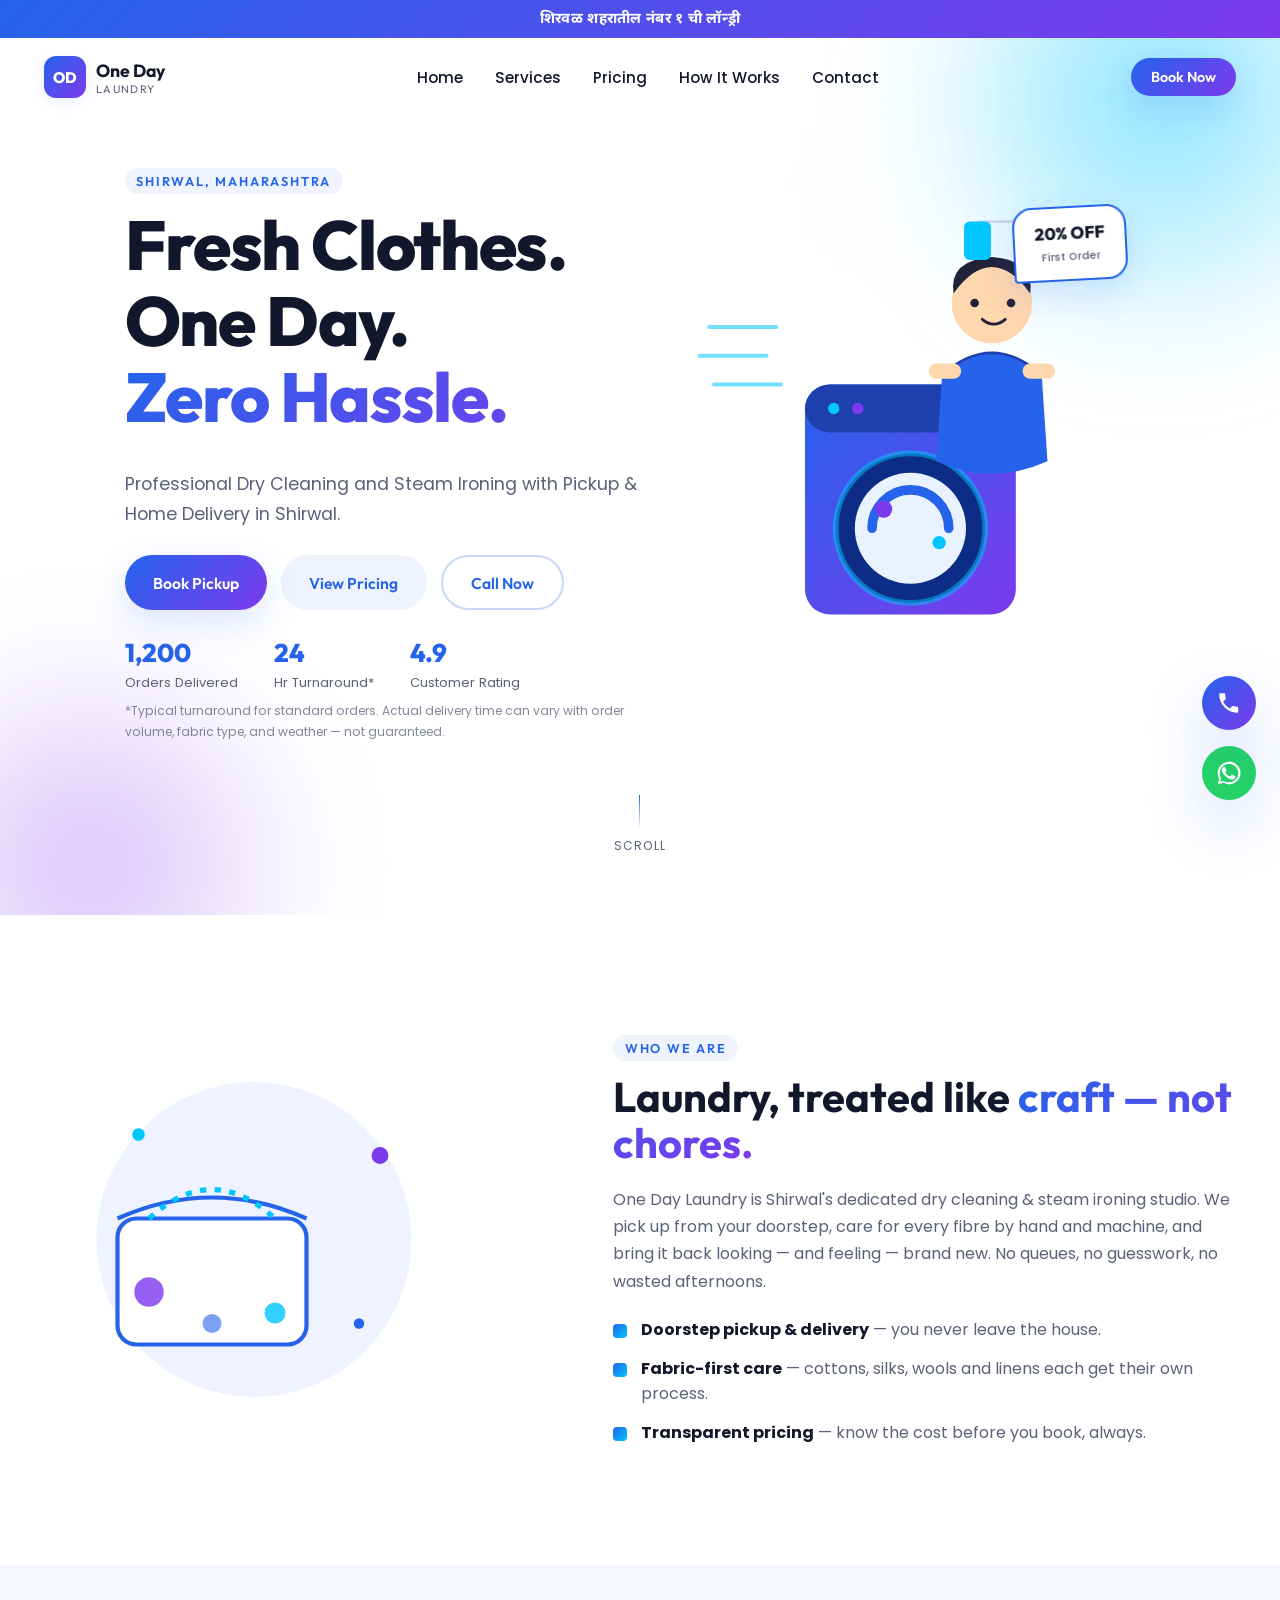
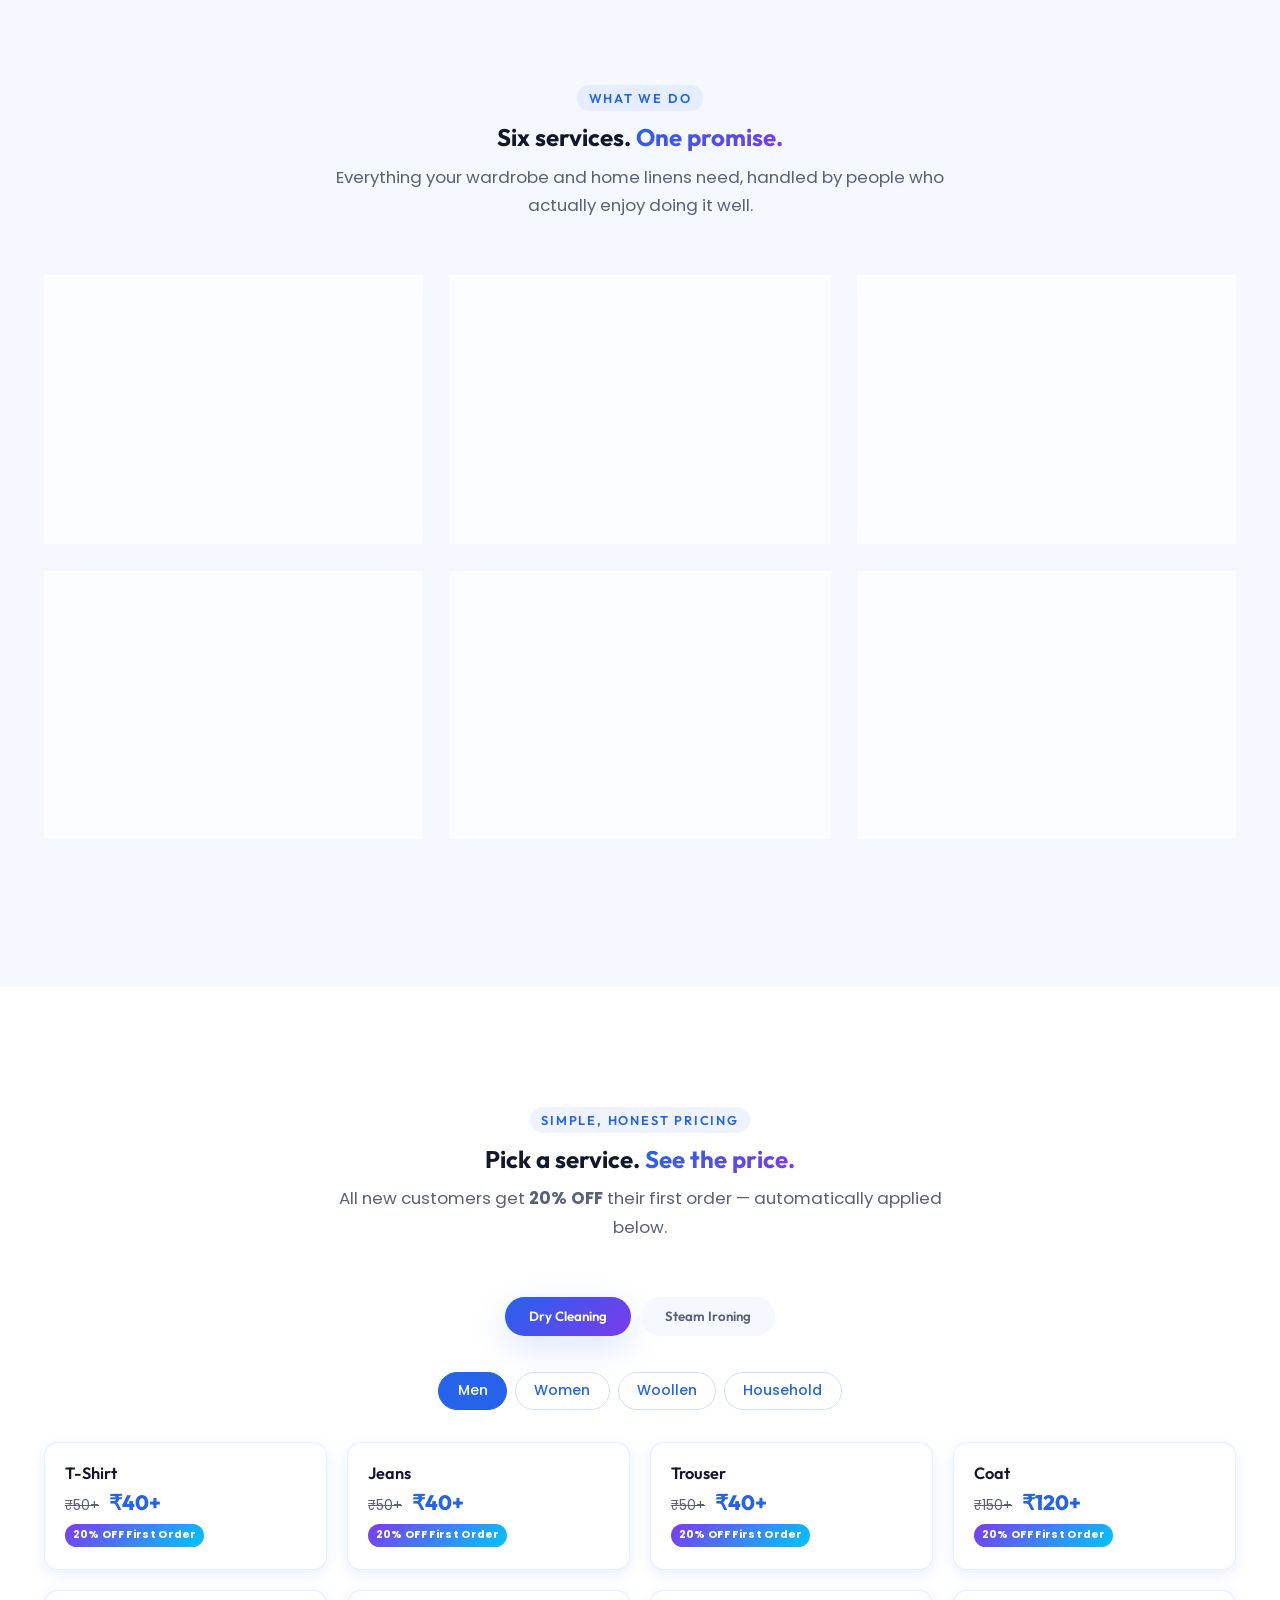
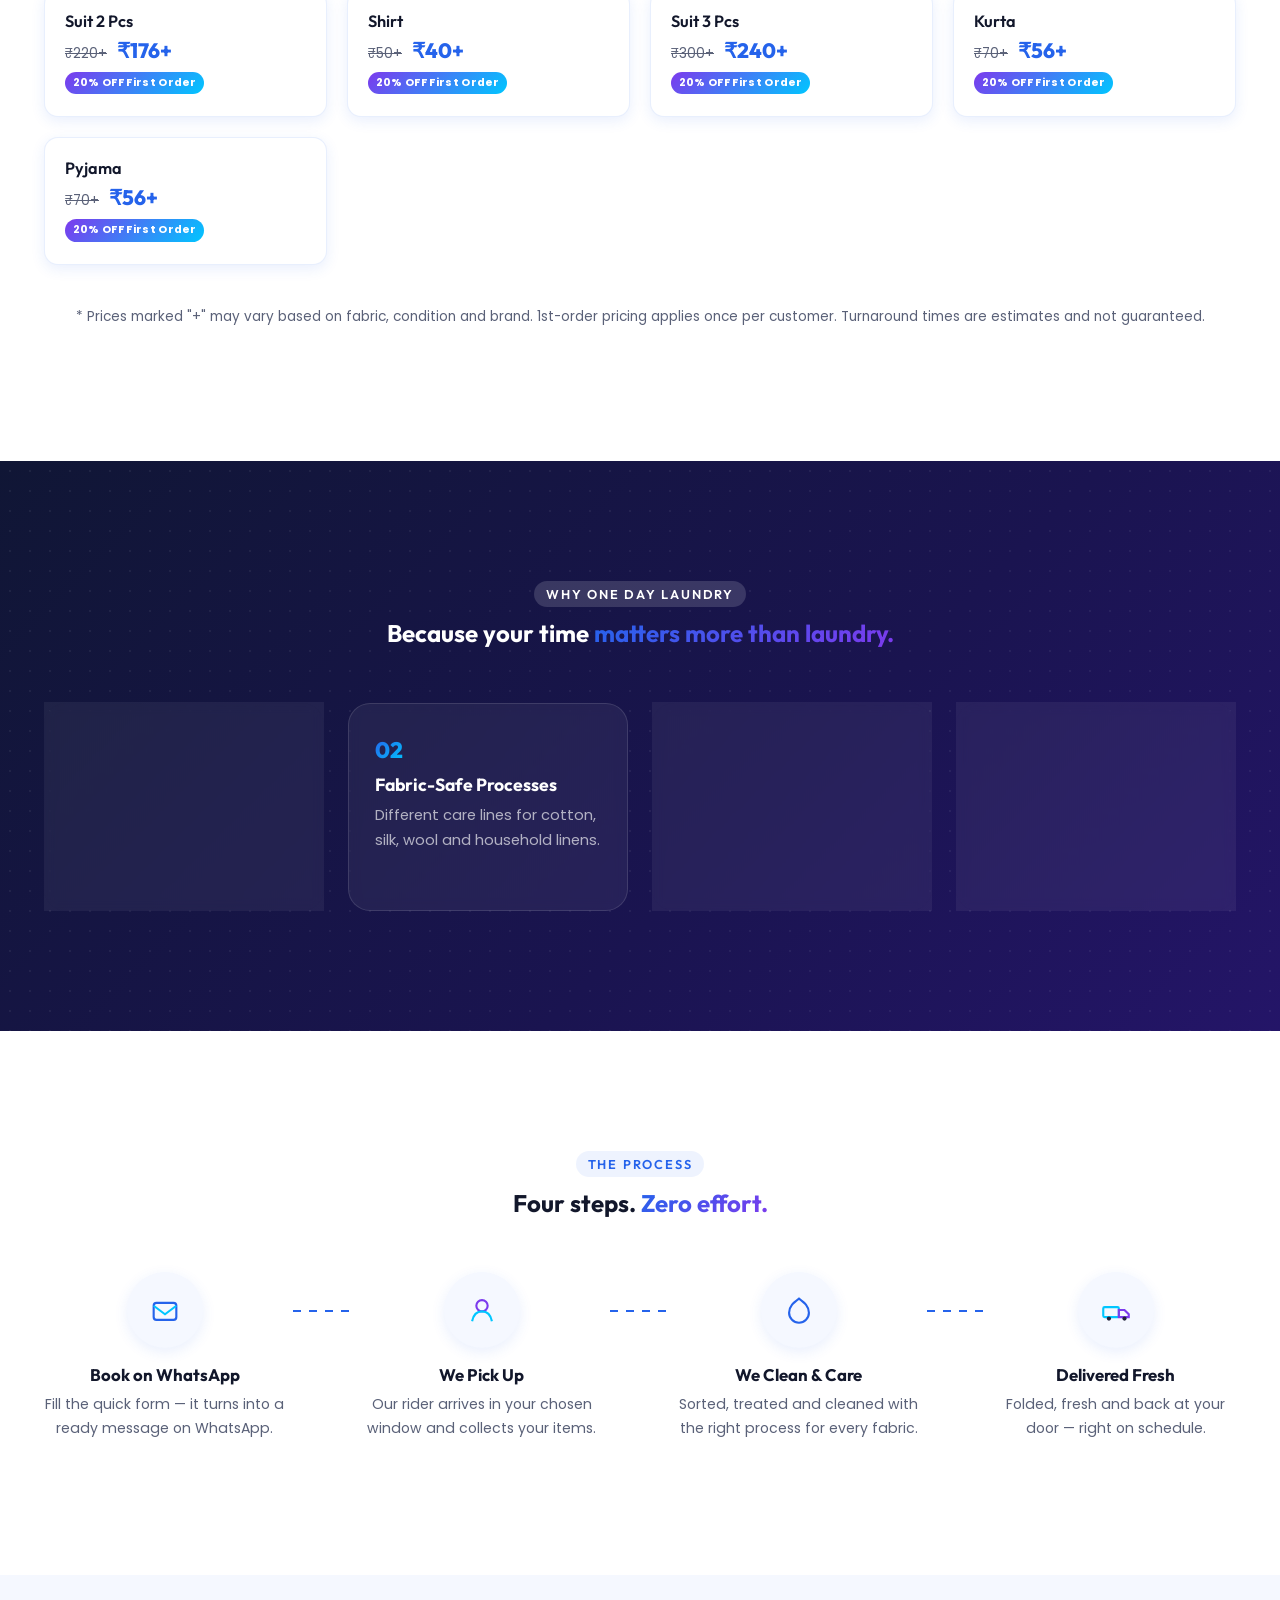
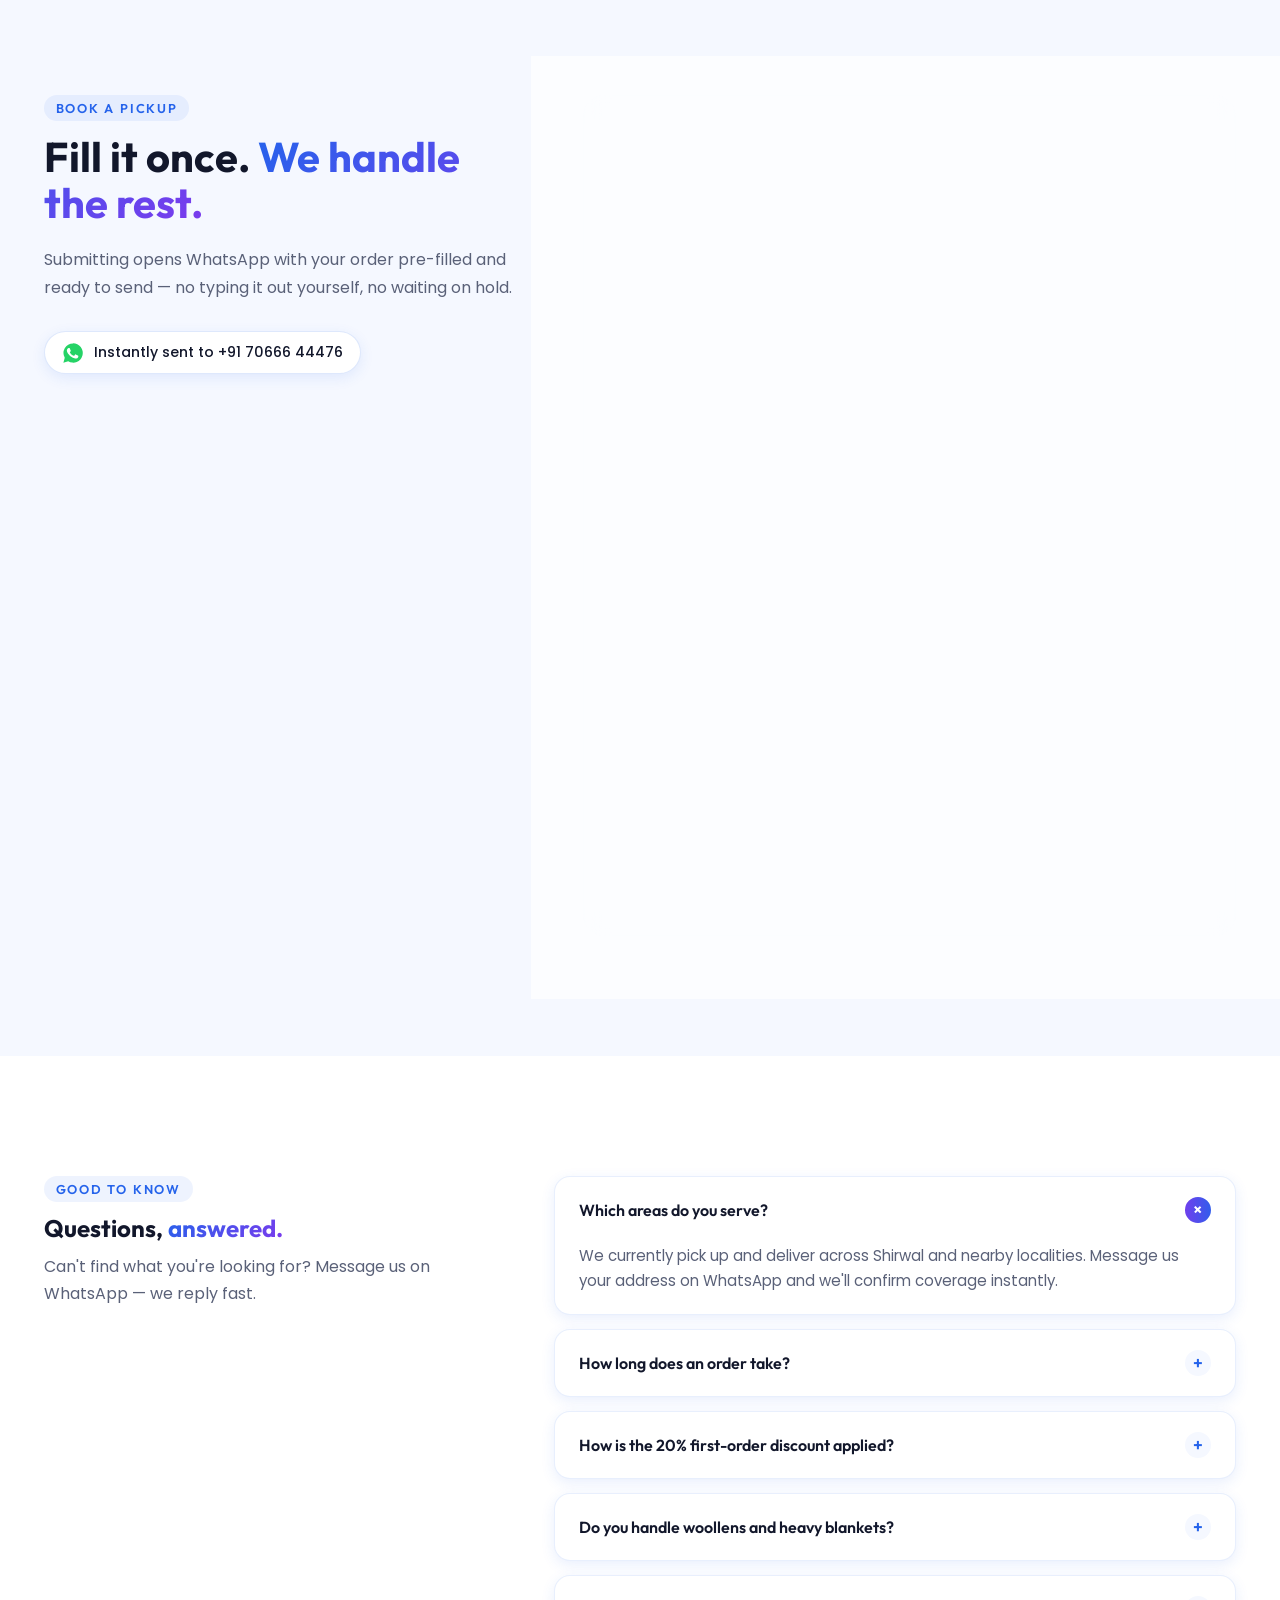
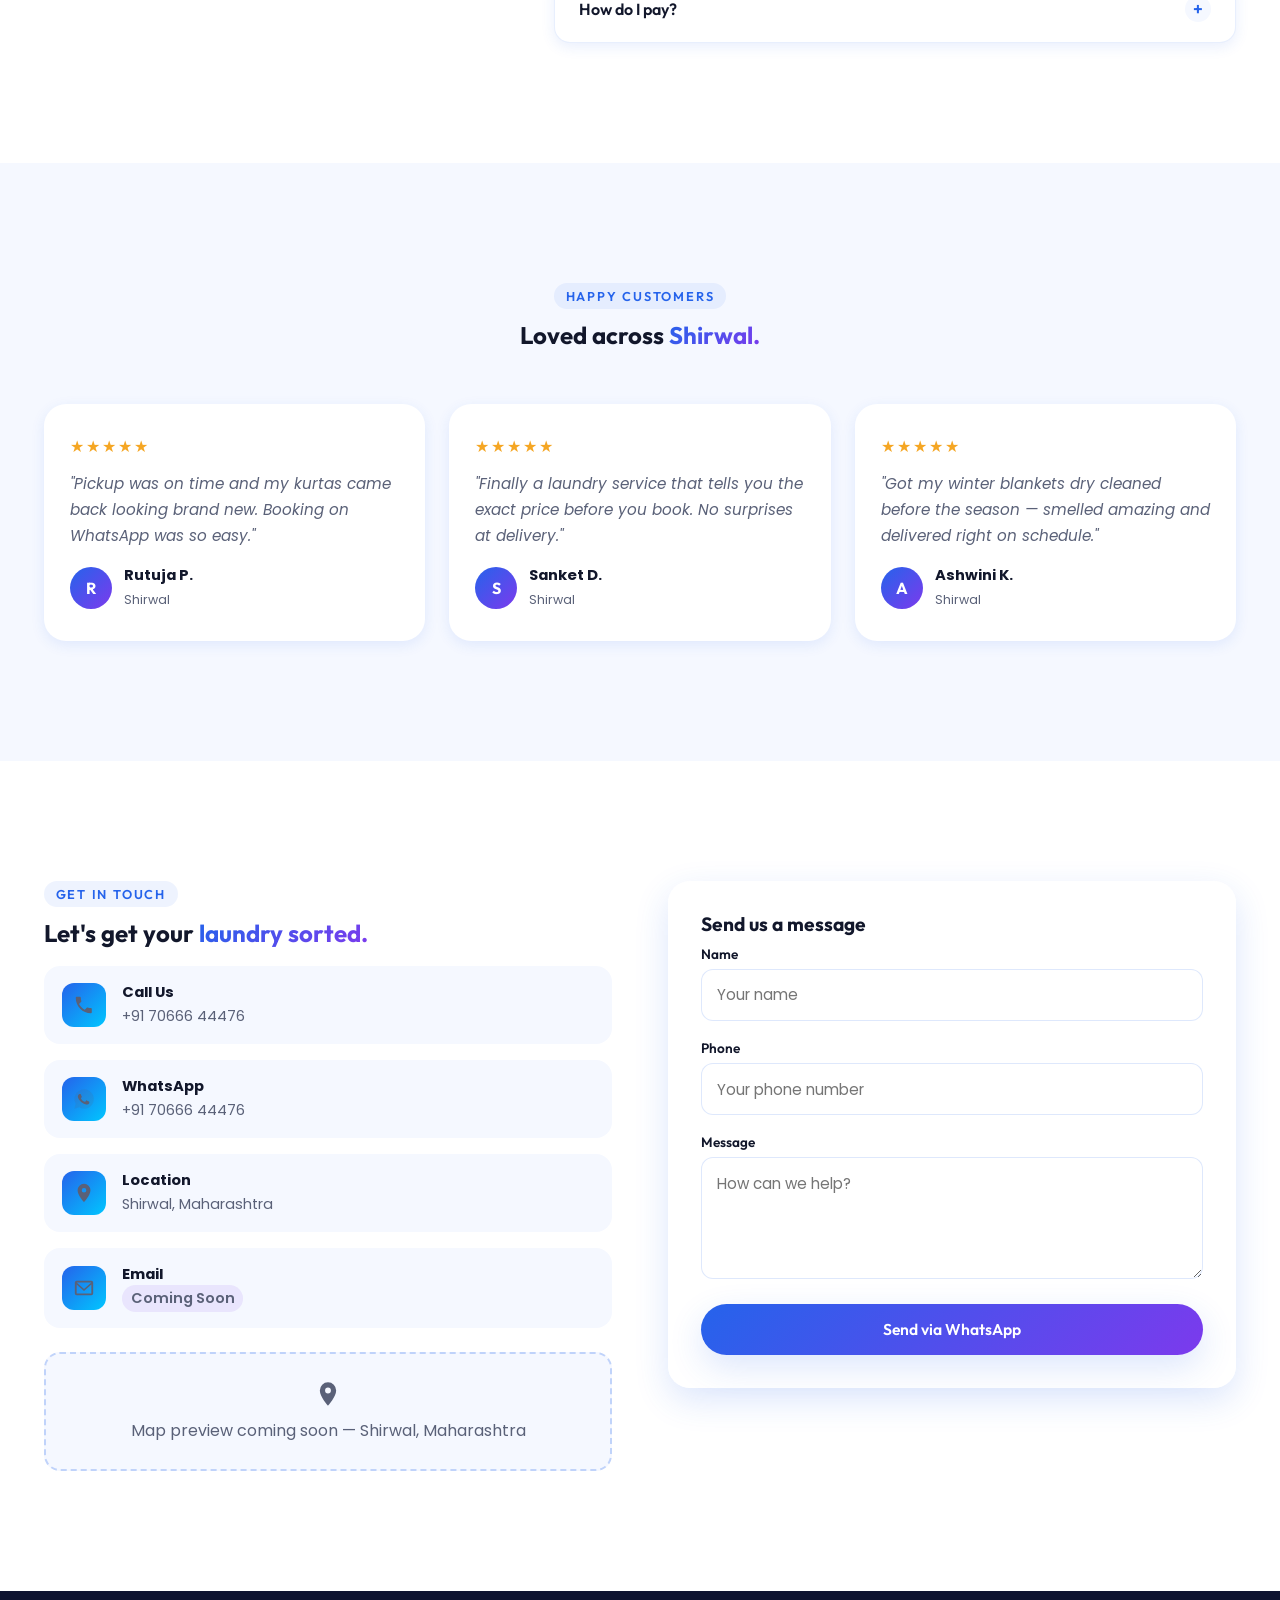
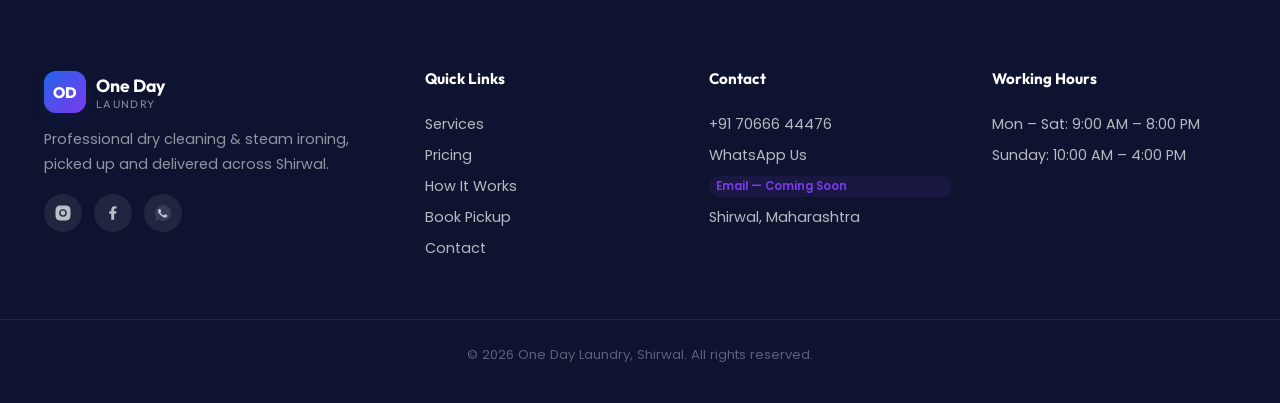
<file: index.html>
<!DOCTYPE html>
<html lang="en">
<head>
<meta charset="UTF-8">
<meta name="viewport" content="width=device-width, initial-scale=1.0">
<title>One Day Laundry — Fresh Clothes. One Day. Zero Hassle.</title>
<meta name="description" content="Professional dry cleaning &amp; steam ironing with pickup and home delivery in Shirwal, Maharashtra. Book your pickup on WhatsApp in seconds.">

<!-- ===== Social Media Preview (Open Graph + Twitter Card) ===== -->
<!-- Replace https://laundry.shirwal.in with your live domain once deployed -->
<meta property="og:type" content="website">
<meta property="og:site_name" content="One Day Laundry">
<meta property="og:title" content="One Day Laundry — Fresh Clothes. One Day. Zero Hassle.">
<meta property="og:description" content="Professional Dry Cleaning and Steam Ironing with Pickup & Home Delivery in Shirwal, Maharashtra. 20% OFF your first order.">
<meta property="og:image" content="https://laundry.shirwal.in/social-preview.png">
<meta property="og:image:width" content="1280">
<meta property="og:image:height" content="640">
<meta property="og:url" content="https://laundry.shirwal.in">
<meta name="twitter:card" content="summary_large_image">
<meta name="twitter:title" content="One Day Laundry — Fresh Clothes. One Day. Zero Hassle.">
<meta name="twitter:description" content="Professional Dry Cleaning and Steam Ironing with Pickup & Home Delivery in Shirwal, Maharashtra.">
<meta name="twitter:image" content="https://laundry.shirwal.in/social-preview.png">

<link rel="preconnect" href="https://fonts.googleapis.com">
<link rel="preconnect" href="https://fonts.gstatic.com" crossorigin>
<link href="https://fonts.googleapis.com/css2?family=Outfit:wght@400;500;600;700;800;900&family=Poppins:wght@300;400;500;600;700&family=Noto+Sans+Devanagari:wght@500;700&display=swap" rel="stylesheet">
<link rel="stylesheet" href="style.css">
</head>
<body>

<!-- ===== TOP ANNOUNCEMENT STRIP ===== -->
<div class="top-strip">
  <span>शिरवळ शहरातील नंबर १ ची लॉन्ड्री</span>
</div>

<!-- ===== LOADER ===== -->
<div class="loader" id="loader">
  <div class="loader-inner">
    <svg viewBox="0 0 120 120" class="loader-machine">
      <circle cx="60" cy="60" r="34" class="loader-drum"/>
      <circle cx="60" cy="60" r="34" class="loader-drum-spin"/>
    </svg>
    <p>One Day Laundry</p>
  </div>
</div>

<!-- ===== NAVBAR ===== -->
<header class="navbar" id="navbar">
  <div class="nav-inner">
    <a href="#home" class="brand">
      <span class="brand-mark">OD</span>
      <span class="brand-text">One Day<em>Laundry</em></span>
    </a>
    <nav class="nav-links" id="navLinks">
      <a href="#home">Home</a>
      <a href="#services">Services</a>
      <a href="#pricing">Pricing</a>
      <a href="#how">How It Works</a>
      <a href="#contact">Contact</a>
    </nav>
    <div class="nav-cta">
      <a href="#pickup" class="btn btn-primary btn-sm">Book Now</a>
    </div>
    <button class="nav-toggle" id="navToggle" aria-label="Toggle menu">
      <span></span><span></span><span></span>
    </button>
  </div>
</header>

<!-- ===== HERO ===== -->
<section class="hero" id="home">
  <div class="hero-bg">
    <div class="blob blob-1"></div>
    <div class="blob blob-2"></div>
    <div class="halftone"></div>
    <span class="bubble b1"></span>
    <span class="bubble b2"></span>
    <span class="bubble b3"></span>
    <span class="bubble b4"></span>
    <span class="bubble b5"></span>
  </div>

  <div class="hero-inner">
    <div class="hero-copy">
      <span class="eyebrow">Shirwal, Maharashtra</span>
      <h1 class="hero-title">
        <span class="reveal-line">Fresh Clothes.</span>
        <span class="reveal-line">One Day.</span>
        <span class="reveal-line gradient-text">Zero Hassle.</span>
      </h1>
      <p class="hero-sub reveal-line">Professional Dry Cleaning and Steam Ironing with Pickup &amp; Home Delivery in Shirwal.</p>
      <div class="hero-actions reveal-line">
        <a href="#pickup" class="btn btn-primary">Book Pickup</a>
        <a href="#pricing" class="btn btn-ghost">View Pricing</a>
        <a href="tel:7066644476" class="btn btn-outline">Call Now</a>
      </div>
      <div class="hero-stats reveal-line">
        <div><strong data-count="1200">0</strong><span>Orders Delivered</span></div>
        <div><strong data-count="24">0</strong><span>Hr Turnaround*</span></div>
        <div><strong data-count="4.9">0</strong><span>Customer Rating</span></div>
      </div>
      <p class="hero-disclaimer">*Typical turnaround for standard orders. Actual delivery time can vary with order volume, fabric type, and weather — not guaranteed.</p>
    </div>

    <div class="hero-art">
      <div class="speech-bubble">20% OFF<br><small>First Order</small></div>
      <svg viewBox="0 0 480 520" class="hero-illustration" aria-hidden="true">
        <!-- motion lines -->
        <g class="motion-lines">
          <path d="M20 120 H90" /><path d="M10 150 H80" /><path d="M25 180 H95" />
        </g>
        <!-- washing machine -->
        <g class="washer" transform="translate(120,180)">
          <rect x="0" y="0" width="220" height="240" rx="26" fill="url(#gradBody)"/>
          <rect x="0" y="0" width="220" height="50" rx="26" fill="#1e3fae"/>
          <circle cx="30" cy="25" r="6" fill="#00C6FF"/>
          <circle cx="55" cy="25" r="6" fill="#7C3AED"/>
          <circle cx="190" cy="25" r="10" fill="#fff" opacity=".8"/>
          <circle class="drum-ring" cx="110" cy="150" r="78" fill="#0d2c86"/>
          <circle class="drum-ring2" cx="110" cy="150" r="78" fill="none" stroke="#00C6FF" stroke-width="6" opacity=".5"/>
          <g class="drum-spin" transform-origin="110px 150px">
            <circle cx="110" cy="150" r="58" fill="#e8f3ff"/>
            <path d="M70 150a40 40 0 0 1 80 0" fill="none" stroke="#2563EB" stroke-width="10" stroke-linecap="round"/>
            <circle cx="82" cy="130" r="9" fill="#7C3AED"/>
            <circle cx="140" cy="165" r="7" fill="#00C6FF"/>
          </g>
        </g>
        <!-- character -->
        <g class="character" transform="translate(255,40)">
          <circle cx="60" cy="55" r="42" fill="#ffd7ae"/>
          <path d="M20 45 q40 -55 80 0 q5 -35 -40 -38 q-45 3 -40 38Z" fill="#22213a"/>
          <circle cx="42" cy="55" r="4.5" fill="#22213a"/>
          <circle cx="80" cy="55" r="4.5" fill="#22213a"/>
          <path d="M50 72 q12 10 24 0" stroke="#22213a" stroke-width="3" fill="none" stroke-linecap="round"/>
          <path d="M8 130 q52 -46 104 0 l6 90 q-58 26 -116 0Z" fill="#2563EB"/>
          <path d="M8 130 q52 -46 104 0" fill="none" stroke="#1e3fae" stroke-width="3"/>
          <rect x="-6" y="118" width="34" height="16" rx="8" fill="#ffd7ae"/>
          <rect x="92" y="118" width="34" height="16" rx="8" fill="#ffd7ae"/>
        </g>
        <!-- clothes -->
        <g class="clothes-line" transform="translate(300,10)">
          <line x1="0" y1="0" x2="150" y2="0" stroke="#c9d6f5" stroke-width="3"/>
          <g class="cloth cloth-1"><rect x="-14" y="0" width="28" height="40" rx="6" fill="#00C6FF"/></g>
          <g class="cloth cloth-2" transform="translate(60,0)"><rect x="-14" y="0" width="28" height="46" rx="6" fill="#7C3AED"/></g>
          <g class="cloth cloth-3" transform="translate(120,0)"><rect x="-14" y="0" width="28" height="34" rx="6" fill="#2563EB"/></g>
        </g>
        <defs>
          <linearGradient id="gradBody" x1="0" y1="0" x2="220" y2="240" gradientUnits="userSpaceOnUse">
            <stop offset="0" stop-color="#2563EB"/>
            <stop offset="1" stop-color="#7C3AED"/>
          </linearGradient>
        </defs>
      </svg>
    </div>
  </div>
  <div class="scroll-cue"><span></span>Scroll</div>
</section>

<!-- ===== ABOUT ===== -->
<section class="about" id="about">
  <div class="section-inner about-grid">
    <div class="about-art reveal">
      <svg viewBox="0 0 400 340" class="about-illustration">
        <circle cx="200" cy="170" r="150" fill="#eef3ff"/>
        <g transform="translate(70,90)">
          <rect x="0" y="60" width="180" height="120" rx="18" fill="#fff" stroke="#2563EB" stroke-width="4"/>
          <path d="M0 60 Q90 20 180 60" fill="none" stroke="#2563EB" stroke-width="4"/>
          <path d="M30 60 q60 -55 120 0" fill="none" stroke="#00C6FF" stroke-width="5" stroke-dasharray="6 8"/>
          <circle cx="30" cy="130" r="14" fill="#7C3AED" opacity=".8"/>
          <circle cx="150" cy="150" r="10" fill="#00C6FF" opacity=".8"/>
          <circle cx="90" cy="160" r="9" fill="#2563EB" opacity=".6"/>
        </g>
        <circle class="pop" cx="90" cy="70" r="6" fill="#00C6FF"/>
        <circle class="pop" cx="320" cy="90" r="8" fill="#7C3AED"/>
        <circle class="pop" cx="300" cy="250" r="5" fill="#2563EB"/>
      </svg>
    </div>
    <div class="about-copy reveal">
      <span class="eyebrow">Who We Are</span>
      <h2>Laundry, treated like <span class="gradient-text">craft — not chores.</span></h2>
      <p>One Day Laundry is Shirwal's dedicated dry cleaning &amp; steam ironing studio. We pick up from your doorstep, care for every fibre by hand and machine, and bring it back looking — and feeling — brand new. No queues, no guesswork, no wasted afternoons.</p>
      <ul class="about-points">
        <li><strong>Doorstep pickup &amp; delivery</strong> — you never leave the house.</li>
        <li><strong>Fabric-first care</strong> — cottons, silks, wools and linens each get their own process.</li>
        <li><strong>Transparent pricing</strong> — know the cost before you book, always.</li>
      </ul>
    </div>
  </div>
</section>

<!-- ===== SERVICES ===== -->
<section class="services" id="services">
  <div class="section-inner">
    <div class="section-head reveal">
      <span class="eyebrow">What We Do</span>
      <h2>Six services. <span class="gradient-text">One promise.</span></h2>
      <p>Everything your wardrobe and home linens need, handled by people who actually enjoy doing it well.</p>
    </div>
    <div class="services-grid">

      <article class="service-card reveal">
        <div class="service-icon" style="--c1:#2563EB;--c2:#00C6FF">
          <svg viewBox="0 0 64 64"><path d="M14 12h36l6 12-14 6v22H22V30l-14-6z" fill="url(#svgGrad1)"/><path d="M24 12c0 6 3 10 8 10s8-4 8-10" fill="none" stroke="#fff" stroke-width="3"/></svg>
        </div>
        <h3>Dry Cleaning</h3>
        <p>Gentle solvent cleaning for suits, sarees, coats and delicate fabrics that water shouldn't touch.</p>
      </article>

      <article class="service-card reveal">
        <div class="service-icon" style="--c1:#7C3AED;--c2:#2563EB">
          <svg viewBox="0 0 64 64"><rect x="14" y="34" width="36" height="10" rx="4" fill="url(#svgGrad2)"/><path d="M20 34c2-14 8-20 8-20l10 4s-6 6-8 16" fill="none" stroke="#fff" stroke-width="3"/></svg>
        </div>
        <h3>Steam Ironing</h3>
        <p>Crease-free, crisp finishing with professional steam presses — every single time.</p>
      </article>

      <article class="service-card reveal">
        <div class="service-icon" style="--c1:#00C6FF;--c2:#7C3AED">
          <svg viewBox="0 0 64 64"><circle cx="32" cy="30" r="16" fill="none" stroke="url(#svgGrad3)" stroke-width="4"/><path d="M32 14v6M32 40v6M14 30h6M46 30h6" stroke="#7C3AED" stroke-width="3" stroke-linecap="round"/></svg>
        </div>
        <h3>Doorstep Pickup</h3>
        <p>Schedule a pickup slot that fits your day. We come to you — no drop-off required.</p>
      </article>

      <article class="service-card reveal">
        <div class="service-icon" style="--c1:#2563EB;--c2:#7C3AED">
          <svg viewBox="0 0 64 64"><rect x="8" y="26" width="30" height="18" rx="3" fill="url(#svgGrad4)"/><path d="M38 30h10l8 8v6H38z" fill="#00C6FF"/><circle cx="18" cy="46" r="5" fill="#22213a"/><circle cx="46" cy="46" r="5" fill="#22213a"/></svg>
        </div>
        <h3>Home Delivery</h3>
        <p>Fresh, folded, and back at your door — tracked from wash to wardrobe.</p>
      </article>

      <article class="service-card reveal">
        <div class="service-icon" style="--c1:#7C3AED;--c2:#00C6FF">
          <svg viewBox="0 0 64 64"><circle cx="32" cy="32" r="22" fill="none" stroke="url(#svgGrad5)" stroke-width="4"/><path d="M32 20v12l9 6" stroke="#2563EB" stroke-width="4" stroke-linecap="round" fill="none"/></svg>
        </div>
        <h3>Same Day Processing</h3>
        <p>Need it urgently? Ask about same-day turnaround on select items and areas.</p>
      </article>

      <article class="service-card reveal">
        <div class="service-icon" style="--c1:#00C6FF;--c2:#2563EB">
          <svg viewBox="0 0 64 64"><path d="M32 10c10 8 18 14 18 26a18 18 0 0 1-36 0c0-12 8-18 18-26z" fill="url(#svgGrad6)"/><path d="M24 40a8 8 0 0 0 8 8" stroke="#fff" stroke-width="3" fill="none"/></svg>
        </div>
        <h3>Professional Fabric Care</h3>
        <p>Stain treatment, fabric-specific detergents, and careful handling for every material.</p>
      </article>

      <svg width="0" height="0">
        <defs>
          <linearGradient id="svgGrad1" x1="0" y1="0" x2="1" y2="1"><stop offset="0" stop-color="#2563EB"/><stop offset="1" stop-color="#00C6FF"/></linearGradient>
          <linearGradient id="svgGrad2" x1="0" y1="0" x2="1" y2="1"><stop offset="0" stop-color="#7C3AED"/><stop offset="1" stop-color="#2563EB"/></linearGradient>
          <linearGradient id="svgGrad3" x1="0" y1="0" x2="1" y2="1"><stop offset="0" stop-color="#00C6FF"/><stop offset="1" stop-color="#7C3AED"/></linearGradient>
          <linearGradient id="svgGrad4" x1="0" y1="0" x2="1" y2="1"><stop offset="0" stop-color="#2563EB"/><stop offset="1" stop-color="#7C3AED"/></linearGradient>
          <linearGradient id="svgGrad5" x1="0" y1="0" x2="1" y2="1"><stop offset="0" stop-color="#7C3AED"/><stop offset="1" stop-color="#00C6FF"/></linearGradient>
          <linearGradient id="svgGrad6" x1="0" y1="0" x2="1" y2="1"><stop offset="0" stop-color="#00C6FF"/><stop offset="1" stop-color="#2563EB"/></linearGradient>
        </defs>
      </svg>
    </div>
  </div>
</section>

<!-- ===== PRICING ===== -->
<section class="pricing" id="pricing">
  <div class="section-inner">
    <div class="section-head reveal">
      <span class="eyebrow">Simple, Honest Pricing</span>
      <h2>Pick a service. <span class="gradient-text">See the price.</span></h2>
      <p>All new customers get <strong>20% OFF</strong> their first order — automatically applied below.</p>
    </div>

    <div class="pricing-tabs" role="tablist">
      <button class="ptab active" data-tab="dry">Dry Cleaning</button>
      <button class="ptab" data-tab="iron">Steam Ironing</button>
    </div>

    <!-- DRY CLEANING PANEL -->
    <div class="ptab-panel active" id="panel-dry">
      <div class="psub-tabs" role="tablist">
        <button class="psub active" data-sub="dry" data-target="men">Men</button>
        <button class="psub" data-sub="dry" data-target="women">Women</button>
        <button class="psub" data-sub="dry" data-target="woollen">Woollen</button>
        <button class="psub" data-sub="dry" data-target="household">Household</button>
      </div>

      <div class="psub-panel active" data-sub-panel="dry-men">
        <div class="price-grid"></div>
      </div>
      <div class="psub-panel" data-sub-panel="dry-women"><div class="price-grid"></div></div>
      <div class="psub-panel" data-sub-panel="dry-woollen"><div class="price-grid"></div></div>
      <div class="psub-panel" data-sub-panel="dry-household"><div class="price-grid"></div></div>
    </div>

    <!-- STEAM IRONING PANEL -->
    <div class="ptab-panel" id="panel-iron">
      <div class="psub-tabs" role="tablist">
        <button class="psub active" data-sub="iron" data-target="men">Men</button>
        <button class="psub" data-sub="iron" data-target="women">Women</button>
      </div>
      <div class="psub-panel active" data-sub-panel="iron-men"><div class="price-grid"></div></div>
      <div class="psub-panel" data-sub-panel="iron-women"><div class="price-grid"></div></div>
    </div>

    <p class="pricing-note">* Prices marked "+" may vary based on fabric, condition and brand. 1st-order pricing applies once per customer. Turnaround times are estimates and not guaranteed.</p>
  </div>
</section>

<!-- ===== WHY CHOOSE US ===== -->
<section class="why" id="why">
  <div class="section-inner">
    <div class="section-head reveal light">
      <span class="eyebrow">Why One Day Laundry</span>
      <h2>Because your time <span class="gradient-text">matters more than laundry.</span></h2>
    </div>
    <div class="why-grid">
      <div class="why-card reveal">
        <span class="why-num">01</span>
        <h3>Reliable Pickup Windows</h3>
        <p>Choose a slot, we show up. No vague "sometime today."</p>
      </div>
      <div class="why-card reveal">
        <span class="why-num">02</span>
        <h3>Fabric-Safe Processes</h3>
        <p>Different care lines for cotton, silk, wool and household linens.</p>
      </div>
      <div class="why-card reveal">
        <span class="why-num">03</span>
        <h3>Transparent Pricing</h3>
        <p>Every price listed upfront — no surprise charges at delivery.</p>
      </div>
      <div class="why-card reveal">
        <span class="why-num">04</span>
        <h3>WhatsApp-First Booking</h3>
        <p>Book, track and ask questions in the app you already use daily.</p>
      </div>
    </div>
  </div>
</section>

<!-- ===== HOW IT WORKS ===== -->
<section class="how" id="how">
  <div class="section-inner">
    <div class="section-head reveal">
      <span class="eyebrow">The Process</span>
      <h2>Four steps. <span class="gradient-text">Zero effort.</span></h2>
    </div>
    <div class="how-steps">
      <div class="how-step reveal">
        <div class="how-icon"><svg viewBox="0 0 48 48"><rect x="8" y="14" width="32" height="24" rx="4" fill="none" stroke="#2563EB" stroke-width="3"/><path d="M8 18l16 12 16-12" fill="none" stroke="#00C6FF" stroke-width="3"/></svg></div>
        <h3>Book on WhatsApp</h3>
        <p>Fill the quick form — it turns into a ready message on WhatsApp.</p>
      </div>
      <div class="how-connector"></div>
      <div class="how-step reveal">
        <div class="how-icon"><svg viewBox="0 0 48 48"><circle cx="24" cy="18" r="8" fill="none" stroke="#7C3AED" stroke-width="3"/><path d="M10 40c2-10 8-14 14-14s12 4 14 14" fill="none" stroke="#00C6FF" stroke-width="3"/></svg></div>
        <h3>We Pick Up</h3>
        <p>Our rider arrives in your chosen window and collects your items.</p>
      </div>
      <div class="how-connector"></div>
      <div class="how-step reveal">
        <div class="how-icon"><svg viewBox="0 0 48 48"><path d="M24 8c8 6 14 11 14 20a14 14 0 0 1-28 0c0-9 6-14 14-20z" fill="none" stroke="#2563EB" stroke-width="3"/></svg></div>
        <h3>We Clean &amp; Care</h3>
        <p>Sorted, treated and cleaned with the right process for every fabric.</p>
      </div>
      <div class="how-connector"></div>
      <div class="how-step reveal">
        <div class="how-icon"><svg viewBox="0 0 48 48"><rect x="6" y="20" width="22" height="14" rx="2" fill="none" stroke="#00C6FF" stroke-width="3"/><path d="M28 24h8l6 6v4H28z" fill="none" stroke="#7C3AED" stroke-width="3"/><circle cx="14" cy="36" r="3" fill="#22213a"/><circle cx="36" cy="36" r="3" fill="#22213a"/></svg></div>
        <h3>Delivered Fresh</h3>
        <p>Folded, fresh and back at your door — right on schedule.</p>
      </div>
    </div>
  </div>
</section>

<!-- ===== PICKUP / BOOKING FORM ===== -->
<section class="pickup" id="pickup">
  <div class="section-inner pickup-grid">
    <div class="pickup-intro reveal">
      <span class="eyebrow">Book a Pickup</span>
      <h2>Fill it once. <span class="gradient-text">We handle the rest.</span></h2>
      <p>Submitting opens WhatsApp with your order pre-filled and ready to send — no typing it out yourself, no waiting on hold.</p>
      <div class="pickup-badge">
        <svg viewBox="0 0 32 32" width="22" height="22"><path fill="#25D366" d="M16 2a14 14 0 0 0-12 21l-2 7 7-2a14 14 0 1 0 7-26z"/><path fill="#fff" d="M23 19.5c-.4-.2-2.5-1.2-2.9-1.4s-.6-.2-.9.2-1 1.4-1.3 1.6-.5.3-.9.1a11 11 0 0 1-3.3-2 12 12 0 0 1-2.2-2.8c-.2-.4 0-.6.2-.8l.6-.7c.2-.2.3-.4.4-.6a.7.7 0 0 0 0-.7c-.1-.2-.9-2.2-1.3-3-.3-.8-.6-.7-.9-.7h-.7a1.5 1.5 0 0 0-1.1.5A4.6 4.6 0 0 0 7 12.3a8 8 0 0 0 1.7 4.3 18 18 0 0 0 7 6.3c1 .4 1.8.7 2.4.9a5.7 5.7 0 0 0 2.6.2 4.3 4.3 0 0 0 2.8-2 3.3 3.3 0 0 0 .2-2c-.1-.2-.3-.3-.7-.5z"/></svg>
        Instantly sent to +91 70666 44476
      </div>
    </div>

    <form class="pickup-form reveal" id="pickupForm">
      <div class="form-row">
        <div class="field">
          <label for="f-name">Name</label>
          <input type="text" id="f-name" required placeholder="Your full name">
        </div>
        <div class="field">
          <label for="f-phone">Phone Number</label>
          <input type="tel" id="f-phone" required placeholder="10-digit mobile number">
        </div>
      </div>
      <div class="field">
        <label for="f-address">Address</label>
        <input type="text" id="f-address" required placeholder="House no., street, area">
      </div>
      <div class="field">
        <label for="f-landmark">Landmark</label>
        <input type="text" id="f-landmark" placeholder="Nearby landmark (optional)">
      </div>
      <div class="form-row">
        <div class="field">
          <label for="f-service">Service</label>
          <select id="f-service" required>
            <option value="" disabled selected>Select a service</option>
            <option>Dry Cleaning</option>
            <option>Steam Ironing</option>
            <option>Dry Cleaning + Steam Ironing</option>
          </select>
        </div>
        <div class="field">
          <label for="f-items">Items</label>
          <input type="text" id="f-items" required placeholder="e.g. Shirt, Jeans, Saree">
        </div>
      </div>
      <div class="form-row">
        <div class="field">
          <label for="f-qty">Quantity</label>
          <input type="text" id="f-qty" required placeholder="e.g. Shirt x2, Jeans x1">
        </div>
        <div class="field">
          <label for="f-date">Pickup Date</label>
          <input type="date" id="f-date" required>
        </div>
      </div>
      <div class="field">
        <label for="f-time">Pickup Time</label>
        <select id="f-time" required>
          <option value="" disabled selected>Select a time slot</option>
          <option>9:00 AM – 11:00 AM</option>
          <option>11:00 AM – 1:00 PM</option>
          <option>2:00 PM – 4:00 PM</option>
          <option>4:00 PM – 6:00 PM</option>
          <option>6:00 PM – 8:00 PM</option>
        </select>
      </div>
      <div class="field">
        <label for="f-notes">Additional Notes</label>
        <textarea id="f-notes" rows="3" placeholder="Anything else we should know? (optional)"></textarea>
      </div>
      <button type="submit" class="btn btn-primary btn-block">
        <svg viewBox="0 0 32 32" width="20" height="20"><path fill="currentColor" d="M16 2a14 14 0 0 0-12 21l-2 7 7-2a14 14 0 1 0 7-26z" opacity=".2"/><path fill="currentColor" d="M23 19.5c-.4-.2-2.5-1.2-2.9-1.4s-.6-.2-.9.2-1 1.4-1.3 1.6-.5.3-.9.1a11 11 0 0 1-3.3-2 12 12 0 0 1-2.2-2.8c-.2-.4 0-.6.2-.8l.6-.7c.2-.2.3-.4.4-.6a.7.7 0 0 0 0-.7c-.1-.2-.9-2.2-1.3-3-.3-.8-.6-.7-.9-.7h-.7a1.5 1.5 0 0 0-1.1.5A4.6 4.6 0 0 0 7 12.3a8 8 0 0 0 1.7 4.3 18 18 0 0 0 7 6.3c1 .4 1.8.7 2.4.9a5.7 5.7 0 0 0 2.6.2 4.3 4.3 0 0 0 2.8-2 3.3 3.3 0 0 0 .2-2c-.1-.2-.3-.3-.7-.5z"/></svg>
        Book Pickup on WhatsApp
      </button>
    </form>
  </div>
</section>

<!-- ===== FAQ ===== -->
<section class="faq" id="faq">
  <div class="section-inner faq-grid">
    <div class="reveal">
      <span class="eyebrow">Good to Know</span>
      <h2>Questions, <span class="gradient-text">answered.</span></h2>
      <p>Can't find what you're looking for? Message us on WhatsApp — we reply fast.</p>
    </div>
    <div class="accordion reveal">
      <div class="acc-item active">
        <button class="acc-head">Which areas do you serve? <span class="acc-icon">+</span></button>
        <div class="acc-body"><p>We currently pick up and deliver across Shirwal and nearby localities. Message us your address on WhatsApp and we'll confirm coverage instantly.</p></div>
      </div>
      <div class="acc-item">
        <button class="acc-head">How long does an order take? <span class="acc-icon">+</span></button>
        <div class="acc-body"><p>Most orders are typically ready within 24 hours of pickup, but this is an estimate, not a guarantee — actual time can vary depending on order volume, fabric type, and weather conditions. Same-day processing is available for select items — just ask when booking.</p></div>
      </div>
      <div class="acc-item">
        <button class="acc-head">How is the 20% first-order discount applied? <span class="acc-icon">+</span></button>
        <div class="acc-body"><p>It's applied automatically to your very first order — the discounted price is already shown on our pricing cards, no coupon code needed.</p></div>
      </div>
      <div class="acc-item">
        <button class="acc-head">Do you handle woollens and heavy blankets? <span class="acc-icon">+</span></button>
        <div class="acc-body"><p>Yes — sweaters, jackets, shawls, quilts and double blankets are all covered under our Woollen &amp; Household dry cleaning categories.</p></div>
      </div>
      <div class="acc-item">
        <button class="acc-head">How do I pay? <span class="acc-icon">+</span></button>
        <div class="acc-body"><p>Cash or UPI at the time of delivery. We'll confirm the final amount with you on WhatsApp before drop-off.</p></div>
      </div>
    </div>
  </div>
</section>

<!-- ===== TESTIMONIALS ===== -->
<section class="testimonials" id="testimonials">
  <div class="section-inner">
    <div class="section-head reveal">
      <span class="eyebrow">Happy Customers</span>
      <h2>Loved across <span class="gradient-text">Shirwal.</span></h2>
    </div>
    <div class="testi-grid">
      <div class="testi-card reveal">
        <div class="testi-stars">★★★★★</div>
        <p>"Pickup was on time and my kurtas came back looking brand new. Booking on WhatsApp was so easy."</p>
        <div class="testi-person"><span class="avatar">R</span><div><strong>Rutuja P.</strong><small>Shirwal</small></div></div>
      </div>
      <div class="testi-card reveal">
        <div class="testi-stars">★★★★★</div>
        <p>"Finally a laundry service that tells you the exact price before you book. No surprises at delivery."</p>
        <div class="testi-person"><span class="avatar">S</span><div><strong>Sanket D.</strong><small>Shirwal</small></div></div>
      </div>
      <div class="testi-card reveal">
        <div class="testi-stars">★★★★★</div>
        <p>"Got my winter blankets dry cleaned before the season — smelled amazing and delivered right on schedule."</p>
        <div class="testi-person"><span class="avatar">A</span><div><strong>Ashwini K.</strong><small>Shirwal</small></div></div>
      </div>
    </div>
  </div>
</section>

<!-- ===== CONTACT ===== -->
<section class="contact" id="contact">
  <div class="section-inner contact-grid">
    <div class="contact-info reveal">
      <span class="eyebrow">Get In Touch</span>
      <h2>Let's get your <span class="gradient-text">laundry sorted.</span></h2>
      <div class="contact-items">
        <a class="contact-item" href="tel:7066644476">
          <span class="ci-icon"><svg viewBox="0 0 24 24"><path fill="currentColor" d="M6.6 10.8c1.4 2.7 3.6 4.9 6.3 6.3l2.1-2.1c.3-.3.7-.4 1-.2 1.1.4 2.3.6 3.5.6.6 0 1 .4 1 1V20c0 .6-.4 1-1 1C10.6 21 3 13.4 3 4c0-.6.4-1 1-1h3.5c.6 0 1 .4 1 1 0 1.2.2 2.4.6 3.5.1.4 0 .8-.2 1L6.6 10.8z"/></svg></span>
          <div><strong>Call Us</strong><span>+91 70666 44476</span></div>
        </a>
        <a class="contact-item" href="https://wa.me/917066644476" target="_blank" rel="noopener">
          <span class="ci-icon"><svg viewBox="0 0 32 32"><path fill="currentColor" d="M16 2a14 14 0 0 0-12 21l-2 7 7-2a14 14 0 1 0 7-26z" opacity=".15"/><path fill="currentColor" d="M23 19.5c-.4-.2-2.5-1.2-2.9-1.4s-.6-.2-.9.2-1 1.4-1.3 1.6-.5.3-.9.1a11 11 0 0 1-3.3-2 12 12 0 0 1-2.2-2.8c-.2-.4 0-.6.2-.8l.6-.7c.2-.2.3-.4.4-.6a.7.7 0 0 0 0-.7c-.1-.2-.9-2.2-1.3-3-.3-.8-.6-.7-.9-.7h-.7a1.5 1.5 0 0 0-1.1.5A4.6 4.6 0 0 0 7 12.3a8 8 0 0 0 1.7 4.3 18 18 0 0 0 7 6.3c1 .4 1.8.7 2.4.9a5.7 5.7 0 0 0 2.6.2 4.3 4.3 0 0 0 2.8-2 3.3 3.3 0 0 0 .2-2c-.1-.2-.3-.3-.7-.5z"/></svg></span>
          <div><strong>WhatsApp</strong><span>+91 70666 44476</span></div>
        </a>
        <div class="contact-item">
          <span class="ci-icon"><svg viewBox="0 0 24 24"><path fill="currentColor" d="M12 2a7 7 0 0 0-7 7c0 5.3 7 13 7 13s7-7.7 7-13a7 7 0 0 0-7-7zm0 9.5A2.5 2.5 0 1 1 12 6.5a2.5 2.5 0 0 1 0 5z"/></svg></span>
          <div><strong>Location</strong><span>Shirwal, Maharashtra</span></div>
        </div>
        <div class="contact-item">
          <span class="ci-icon"><svg viewBox="0 0 24 24"><path fill="currentColor" d="M4 4h16a2 2 0 0 1 2 2v12a2 2 0 0 1-2 2H4a2 2 0 0 1-2-2V6a2 2 0 0 1 2-2zm0 2v.01L12 13l8-6.99V6H4zm16 12V8.24l-8 6.99-8-6.99V18h16z"/></svg></span>
          <div><strong>Email</strong><span class="coming-soon">Coming Soon</span></div>
        </div>
      </div>
      <div class="map-placeholder">
        <svg viewBox="0 0 24 24" width="28" height="28"><path fill="currentColor" d="M12 2a7 7 0 0 0-7 7c0 5.3 7 13 7 13s7-7.7 7-13a7 7 0 0 0-7-7zm0 9.5A2.5 2.5 0 1 1 12 6.5a2.5 2.5 0 0 1 0 5z"/></svg>
        <span>Map preview coming soon — Shirwal, Maharashtra</span>
      </div>
    </div>

    <form class="contact-form reveal" id="contactForm">
      <h3>Send us a message</h3>
      <div class="field">
        <label for="c-name">Name</label>
        <input type="text" id="c-name" required placeholder="Your name">
      </div>
      <div class="field">
        <label for="c-phone">Phone</label>
        <input type="tel" id="c-phone" required placeholder="Your phone number">
      </div>
      <div class="field">
        <label for="c-msg">Message</label>
        <textarea id="c-msg" rows="4" required placeholder="How can we help?"></textarea>
      </div>
      <button type="submit" class="btn btn-primary btn-block">Send via WhatsApp</button>
    </form>
  </div>
</section>

<!-- ===== FOOTER ===== -->
<footer class="footer">
  <div class="section-inner footer-grid">
    <div class="footer-brand">
      <a href="#home" class="brand"><span class="brand-mark">OD</span><span class="brand-text">One Day<em>Laundry</em></span></a>
      <p>Professional dry cleaning &amp; steam ironing, picked up and delivered across Shirwal.</p>
      <div class="footer-socials">
        <a href="#" aria-label="Instagram"><svg viewBox="0 0 24 24"><path fill="currentColor" d="M12 2c2.7 0 3.1 0 4.1.06 1.1.05 1.8.22 2.4.46a5 5 0 0 1 1.8 1.17c.5.5.86 1.1 1.16 1.8.25.6.42 1.3.47 2.4.05 1 .06 1.4.06 4.1s0 3.1-.06 4.1c-.05 1.1-.22 1.8-.47 2.4a5 5 0 0 1-1.17 1.8c-.5.5-1.1.86-1.8 1.16-.6.25-1.3.42-2.4.47-1 .05-1.4.06-4.1.06s-3.1 0-4.1-.06c-1.1-.05-1.8-.22-2.4-.47a5 5 0 0 1-1.8-1.17 5 5 0 0 1-1.16-1.8c-.25-.6-.42-1.3-.47-2.4C2 15.1 2 14.7 2 12s0-3.1.06-4.1c.05-1.1.22-1.8.46-2.4a5 5 0 0 1 1.17-1.8 5 5 0 0 1 1.8-1.16c.6-.25 1.3-.42 2.4-.47C8.9 2 9.3 2 12 2zm0 5a5 5 0 1 0 0 10 5 5 0 0 0 0-10zm0 8.2a3.2 3.2 0 1 1 0-6.4 3.2 3.2 0 0 1 0 6.4zm5.2-8.4a1.2 1.2 0 1 1-2.4 0 1.2 1.2 0 0 1 2.4 0z"/></svg></a>
        <a href="#" aria-label="Facebook"><svg viewBox="0 0 24 24"><path fill="currentColor" d="M13.5 21v-8h2.7l.4-3.2h-3.1V7.7c0-.9.3-1.6 1.6-1.6h1.6V3.2C16.4 3.1 15.3 3 14.1 3 11.5 3 9.7 4.6 9.7 7.4v2.4H7v3.2h2.7V21z"/></svg></a>
        <a href="#" aria-label="WhatsApp"><svg viewBox="0 0 32 32"><path fill="currentColor" d="M16 2a14 14 0 0 0-12 21l-2 7 7-2a14 14 0 1 0 7-26z" opacity=".15"/><path fill="currentColor" d="M23 19.5c-.4-.2-2.5-1.2-2.9-1.4s-.6-.2-.9.2-1 1.4-1.3 1.6-.5.3-.9.1a11 11 0 0 1-3.3-2 12 12 0 0 1-2.2-2.8c-.2-.4 0-.6.2-.8l.6-.7c.2-.2.3-.4.4-.6a.7.7 0 0 0 0-.7c-.1-.2-.9-2.2-1.3-3-.3-.8-.6-.7-.9-.7h-.7a1.5 1.5 0 0 0-1.1.5A4.6 4.6 0 0 0 7 12.3a8 8 0 0 0 1.7 4.3 18 18 0 0 0 7 6.3c1 .4 1.8.7 2.4.9a5.7 5.7 0 0 0 2.6.2 4.3 4.3 0 0 0 2.8-2 3.3 3.3 0 0 0 .2-2c-.1-.2-.3-.3-.7-.5z"/></svg></a>
      </div>
    </div>
    <div class="footer-col">
      <h4>Quick Links</h4>
      <a href="#services">Services</a>
      <a href="#pricing">Pricing</a>
      <a href="#how">How It Works</a>
      <a href="#pickup">Book Pickup</a>
      <a href="#contact">Contact</a>
    </div>
    <div class="footer-col">
      <h4>Contact</h4>
      <a href="tel:7066644476">+91 70666 44476</a>
      <a href="https://wa.me/917066644476" target="_blank" rel="noopener">WhatsApp Us</a>
      <span class="coming-soon">Email — Coming Soon</span>
      <span>Shirwal, Maharashtra</span>
    </div>
    <div class="footer-col">
      <h4>Working Hours</h4>
      <span>Mon – Sat: 9:00 AM – 8:00 PM</span>
      <span>Sunday: 10:00 AM – 4:00 PM</span>
    </div>
  </div>
  <div class="footer-bottom">
    <p>&copy; <span id="year"></span> One Day Laundry, Shirwal. All rights reserved.</p>
  </div>
</footer>

<!-- ===== FLOATING BUTTONS ===== -->
<a href="https://wa.me/917066644476" target="_blank" rel="noopener" class="float-btn float-whatsapp" aria-label="Chat on WhatsApp">
  <svg viewBox="0 0 32 32"><path fill="#fff" d="M23 19.5c-.4-.2-2.5-1.2-2.9-1.4s-.6-.2-.9.2-1 1.4-1.3 1.6-.5.3-.9.1a11 11 0 0 1-3.3-2 12 12 0 0 1-2.2-2.8c-.2-.4 0-.6.2-.8l.6-.7c.2-.2.3-.4.4-.6a.7.7 0 0 0 0-.7c-.1-.2-.9-2.2-1.3-3-.3-.8-.6-.7-.9-.7h-.7a1.5 1.5 0 0 0-1.1.5A4.6 4.6 0 0 0 7 12.3a8 8 0 0 0 1.7 4.3 18 18 0 0 0 7 6.3c1 .4 1.8.7 2.4.9a5.7 5.7 0 0 0 2.6.2 4.3 4.3 0 0 0 2.8-2 3.3 3.3 0 0 0 .2-2c-.1-.2-.3-.3-.7-.5zM16 2a14 14 0 0 0-12 21l-2 7 7-2A14 14 0 1 0 16 2zm0 25.5c-2.2 0-4.3-.6-6.1-1.7l-.4-.3-4.5 1.2 1.2-4.4-.3-.5A11.5 11.5 0 1 1 27.5 16 11.5 11.5 0 0 1 16 27.5z"/></svg>
</a>
<a href="tel:7066644476" class="float-btn float-call" aria-label="Call us">
  <svg viewBox="0 0 24 24"><path fill="#fff" d="M6.6 10.8c1.4 2.7 3.6 4.9 6.3 6.3l2.1-2.1c.3-.3.7-.4 1-.2 1.1.4 2.3.6 3.5.6.6 0 1 .4 1 1V20c0 .6-.4 1-1 1C10.6 21 3 13.4 3 4c0-.6.4-1 1-1h3.5c.6 0 1 .4 1 1 0 1.2.2 2.4.6 3.5.1.4 0 .8-.2 1L6.6 10.8z"/></svg>
</a>
<button class="float-btn float-top" id="backToTop" aria-label="Back to top">
  <svg viewBox="0 0 24 24"><path fill="#fff" d="M12 4l-8 8h5v8h6v-8h5z"/></svg>
</button>

<!-- ===== MOBILE STICKY BAR ===== -->
<div class="mobile-bar">
  <a href="#pickup" class="mbar-item mbar-primary">
    <svg viewBox="0 0 24 24"><path fill="currentColor" d="M6 2l1.5 4H18l1.5-4h2v2h-1.3l-3 8H8.3l-3-8H4V2h2zm2.5 12a2 2 0 1 0 0 4 2 2 0 0 0 0-4zm8 0a2 2 0 1 0 0 4 2 2 0 0 0 0-4z"/></svg>
    Book Pickup
  </a>
  <a href="tel:7066644476" class="mbar-item">
    <svg viewBox="0 0 24 24"><path fill="currentColor" d="M6.6 10.8c1.4 2.7 3.6 4.9 6.3 6.3l2.1-2.1c.3-.3.7-.4 1-.2 1.1.4 2.3.6 3.5.6.6 0 1 .4 1 1V20c0 .6-.4 1-1 1C10.6 21 3 13.4 3 4c0-.6.4-1 1-1h3.5c.6 0 1 .4 1 1 0 1.2.2 2.4.6 3.5.1.4 0 .8-.2 1L6.6 10.8z"/></svg>
    Call
  </a>
  <a href="https://wa.me/917066644476" target="_blank" rel="noopener" class="mbar-item">
    <svg viewBox="0 0 32 32"><path fill="currentColor" d="M23 19.5c-.4-.2-2.5-1.2-2.9-1.4s-.6-.2-.9.2-1 1.4-1.3 1.6-.5.3-.9.1a11 11 0 0 1-3.3-2 12 12 0 0 1-2.2-2.8c-.2-.4 0-.6.2-.8l.6-.7c.2-.2.3-.4.4-.6a.7.7 0 0 0 0-.7c-.1-.2-.9-2.2-1.3-3-.3-.8-.6-.7-.9-.7h-.7a1.5 1.5 0 0 0-1.1.5A4.6 4.6 0 0 0 7 12.3a8 8 0 0 0 1.7 4.3 18 18 0 0 0 7 6.3c1 .4 1.8.7 2.4.9a5.7 5.7 0 0 0 2.6.2 4.3 4.3 0 0 0 2.8-2 3.3 3.3 0 0 0 .2-2c-.1-.2-.3-.3-.7-.5zM16 2a14 14 0 0 0-12 21l-2 7 7-2A14 14 0 1 0 16 2z"/></svg>
    WhatsApp
  </a>
</div>

<script src="script.js"></script>
</body>
</html>
</file>
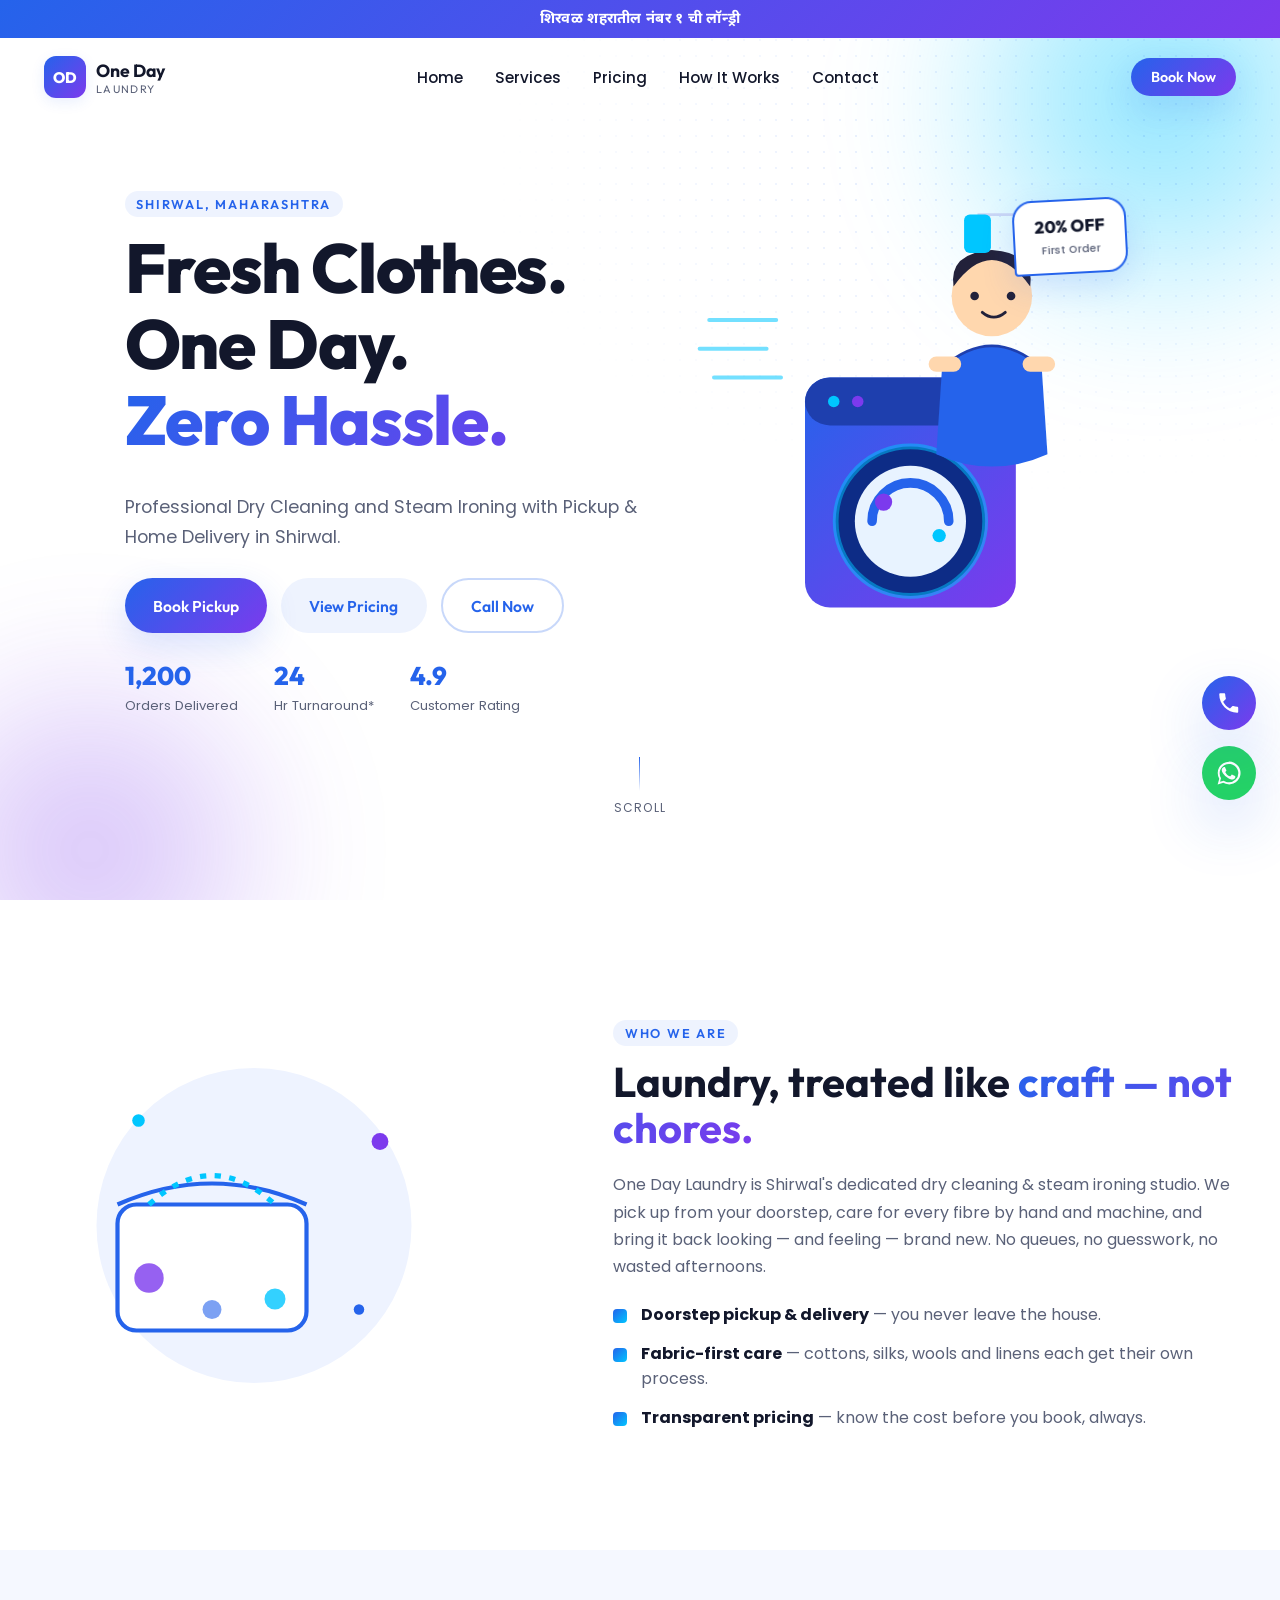
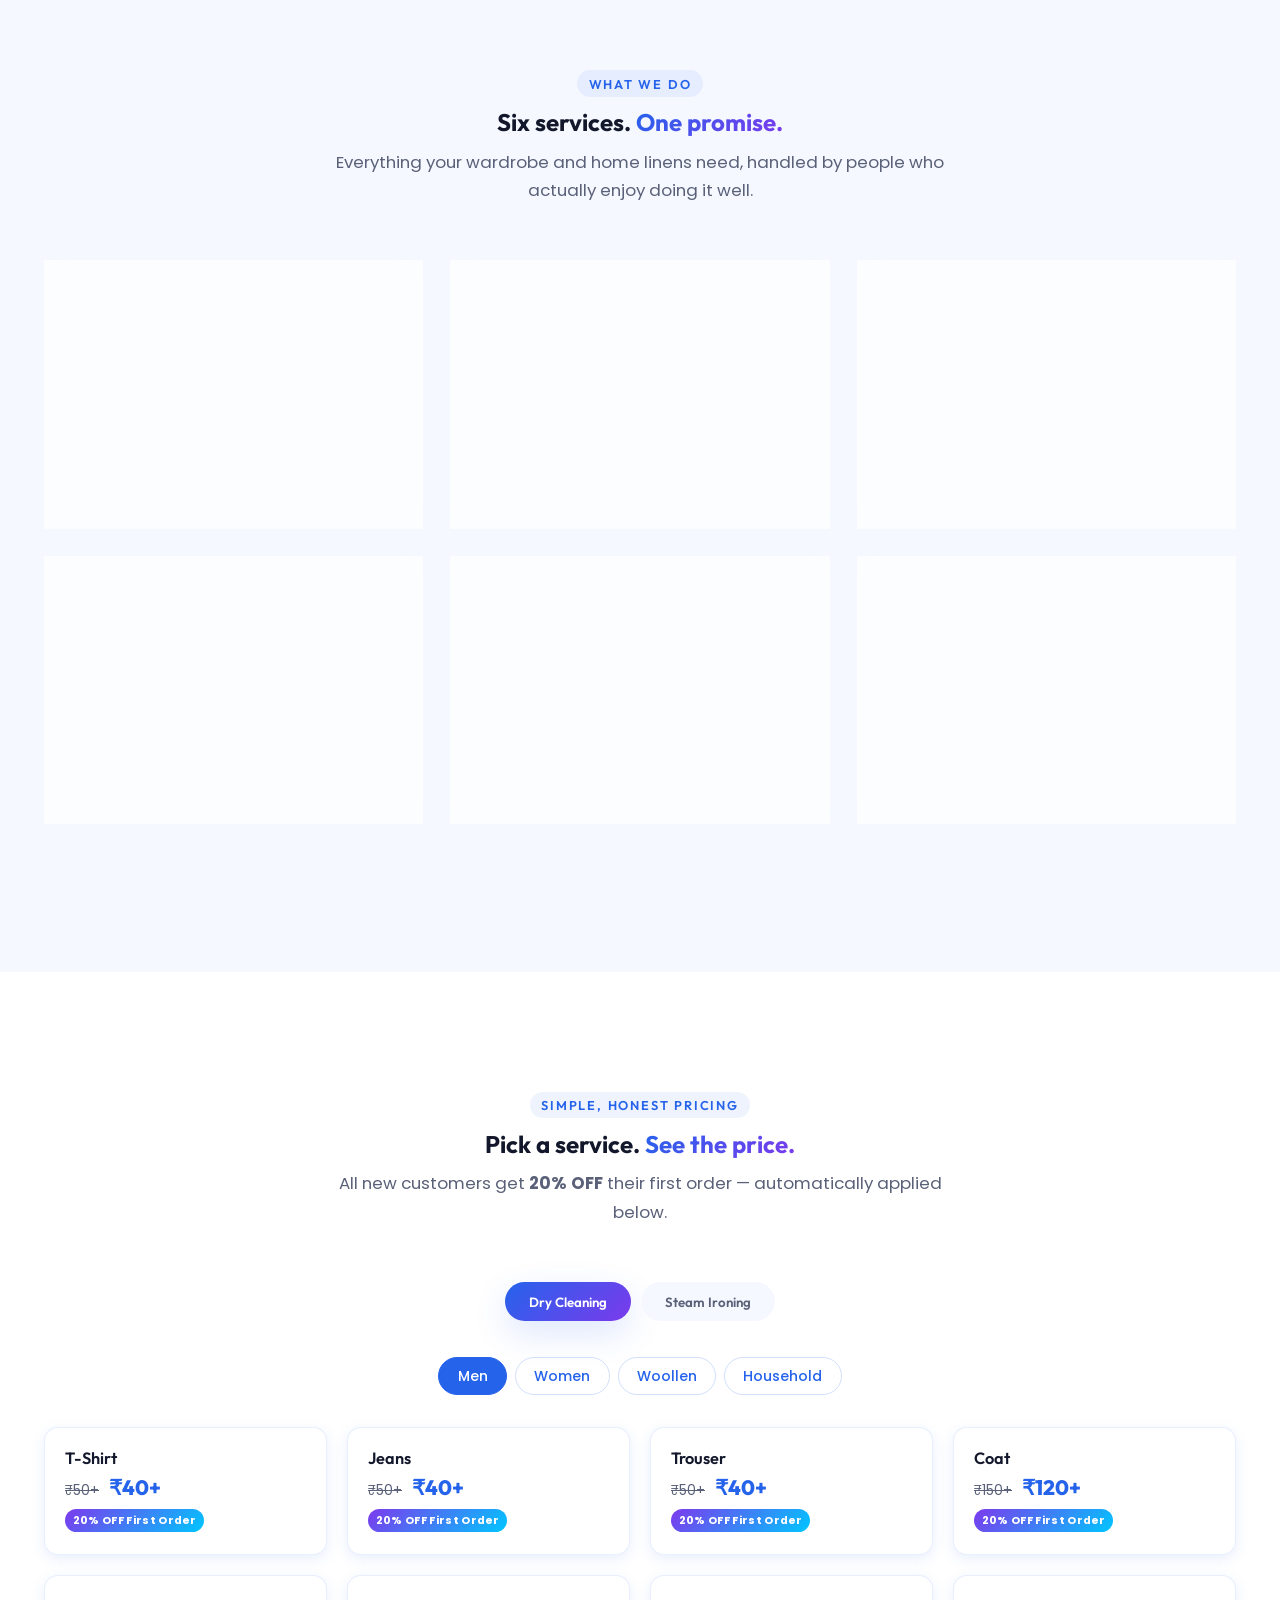
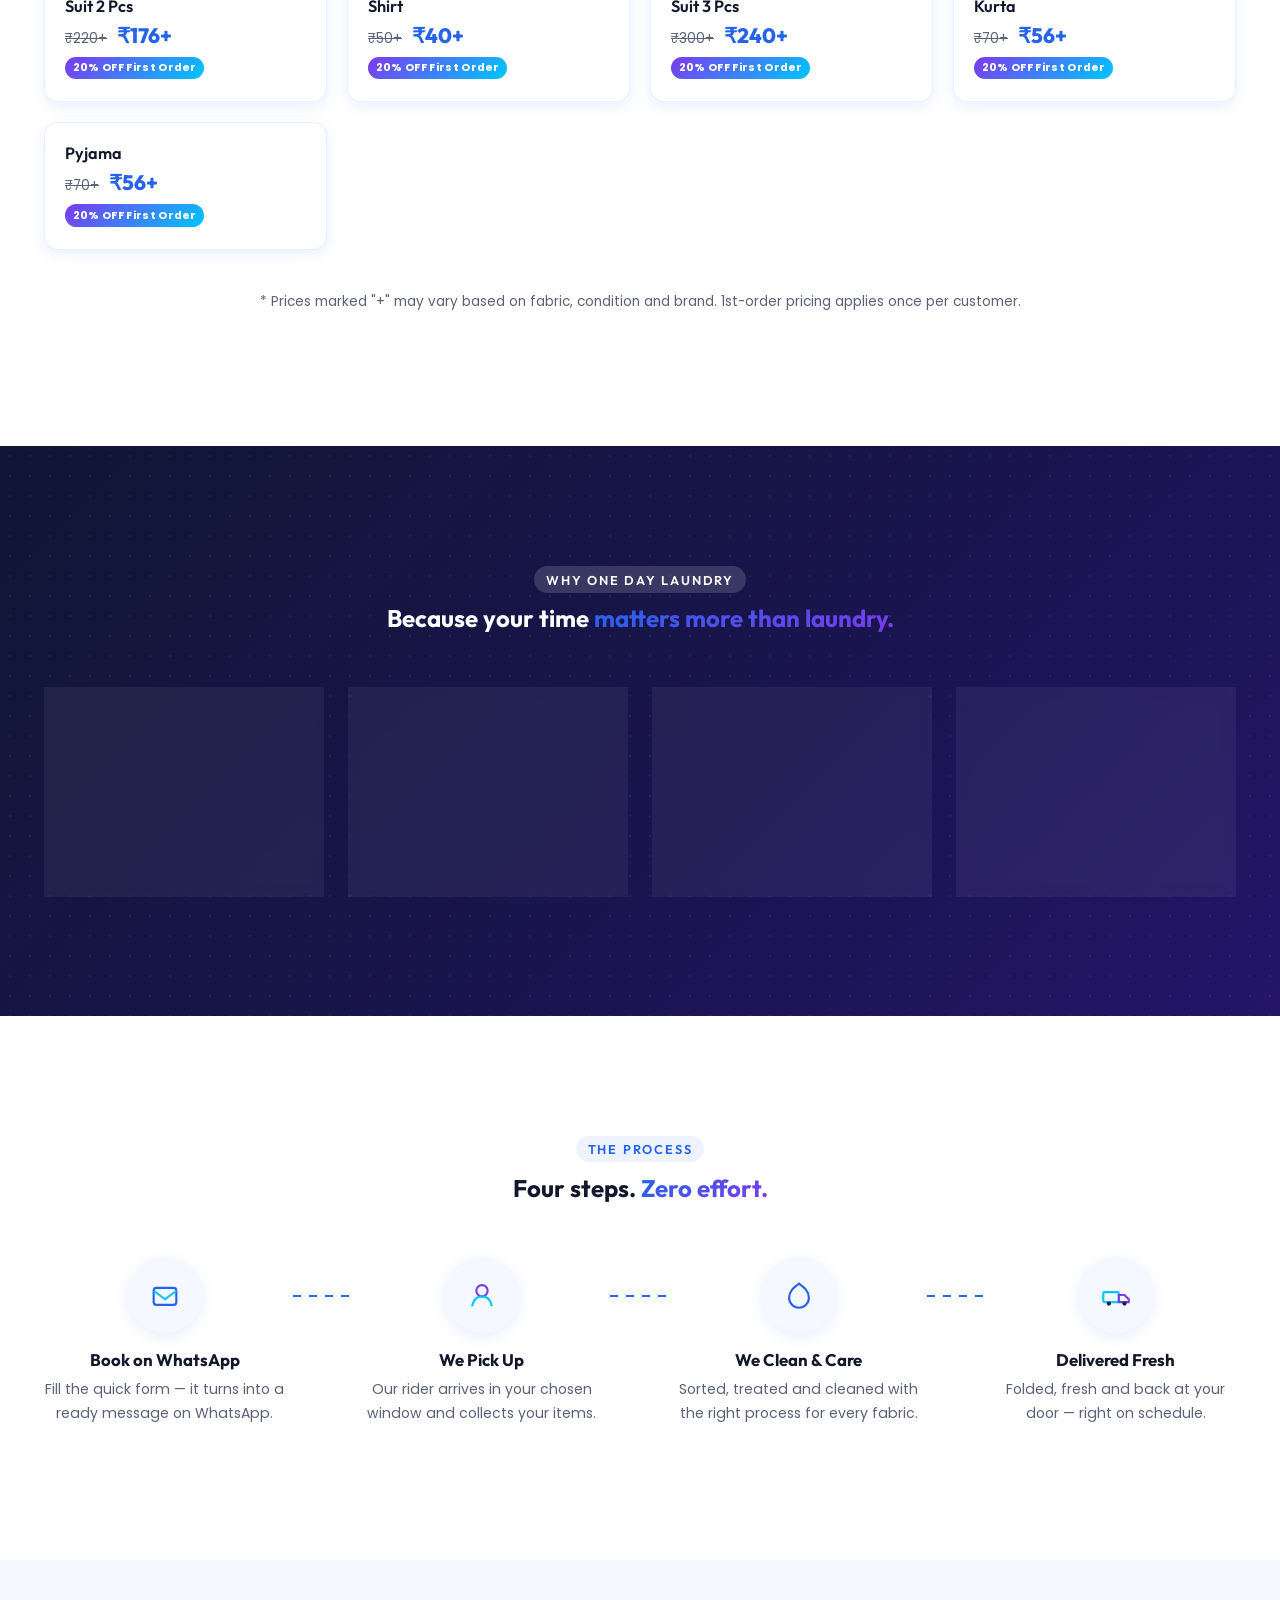
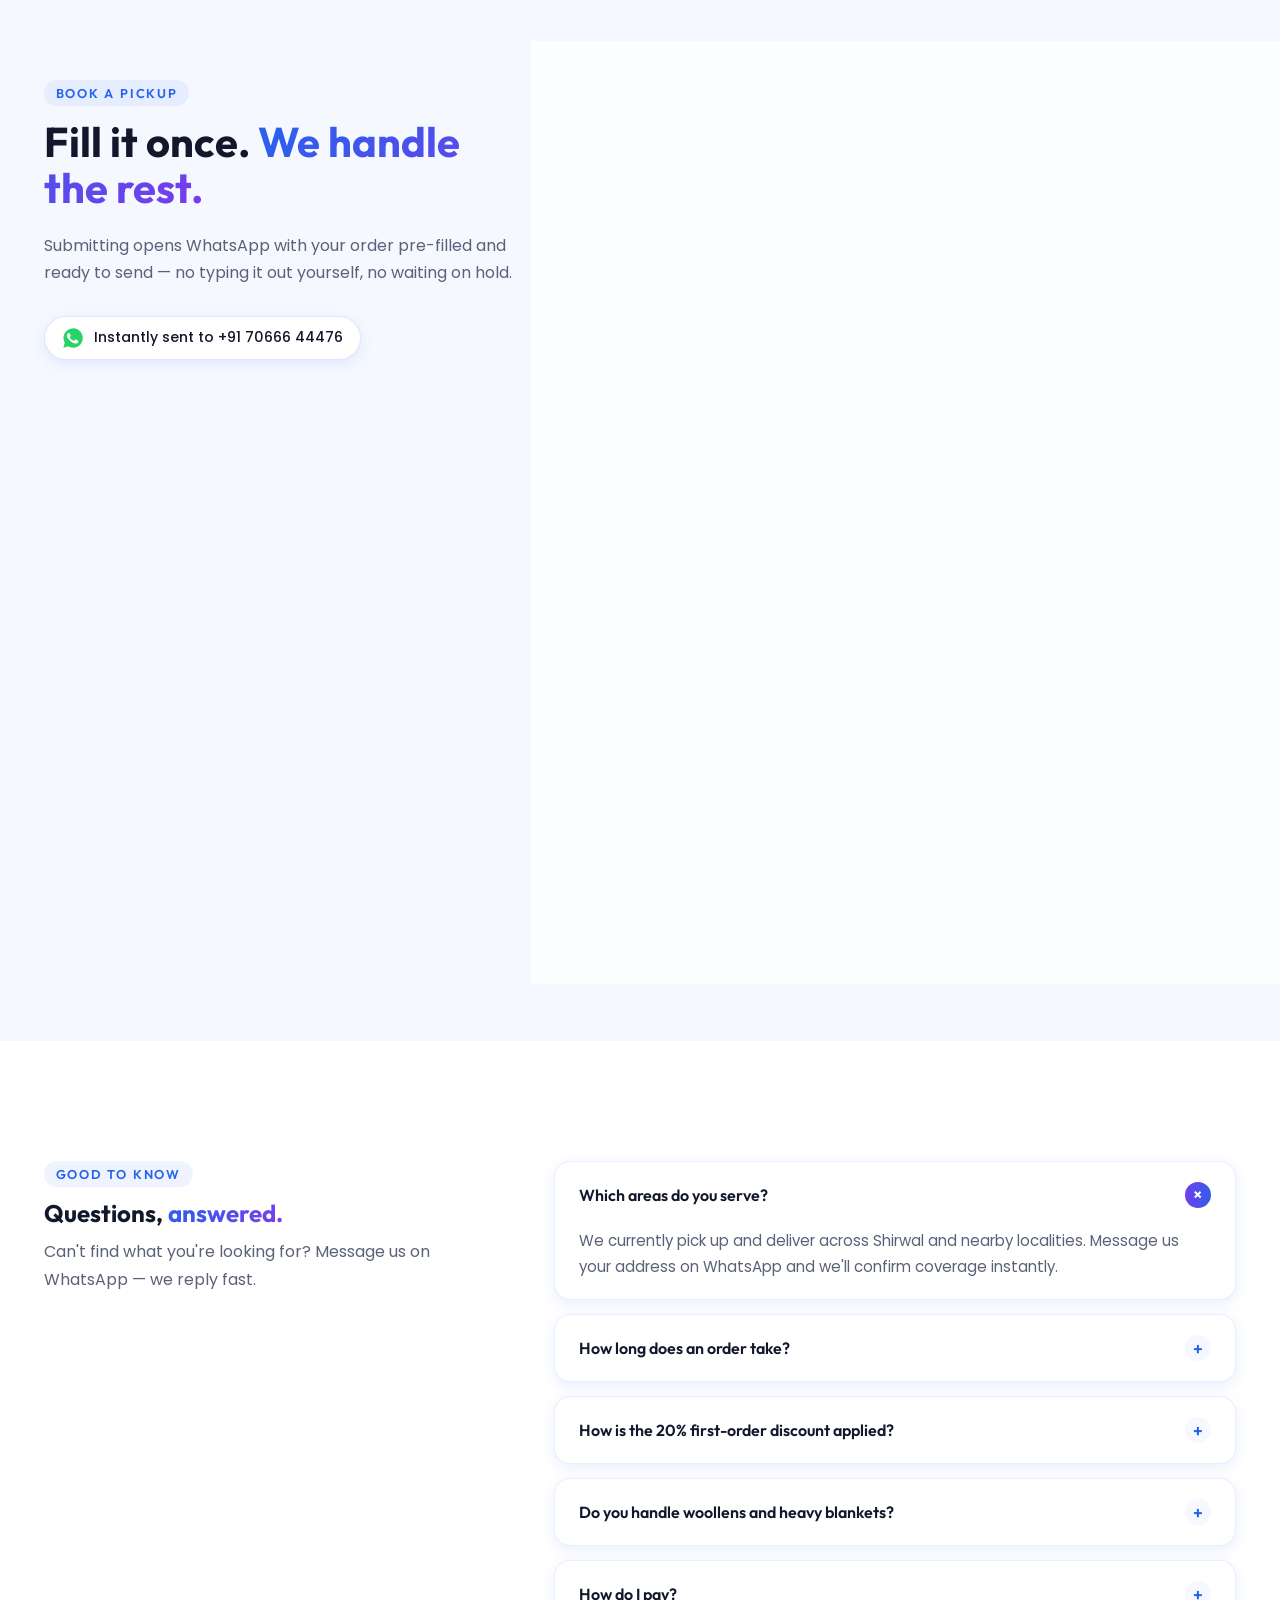
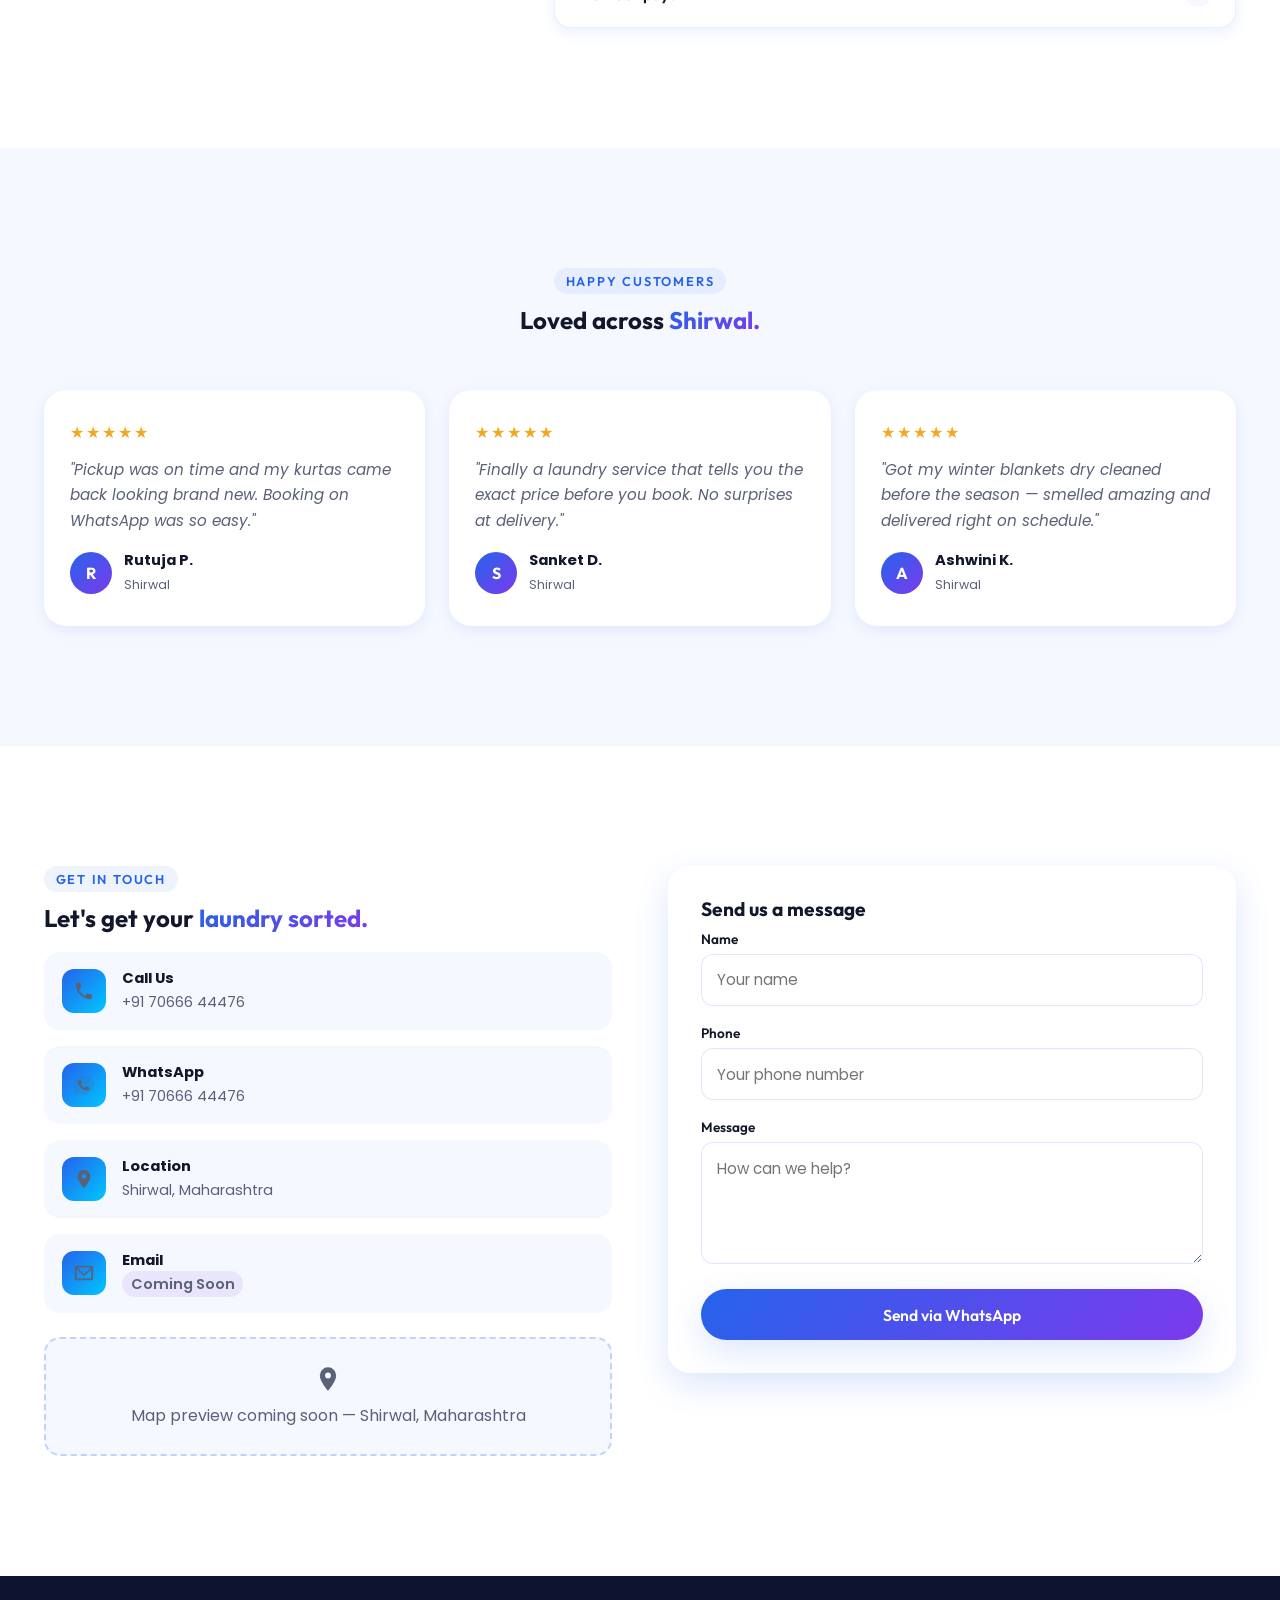
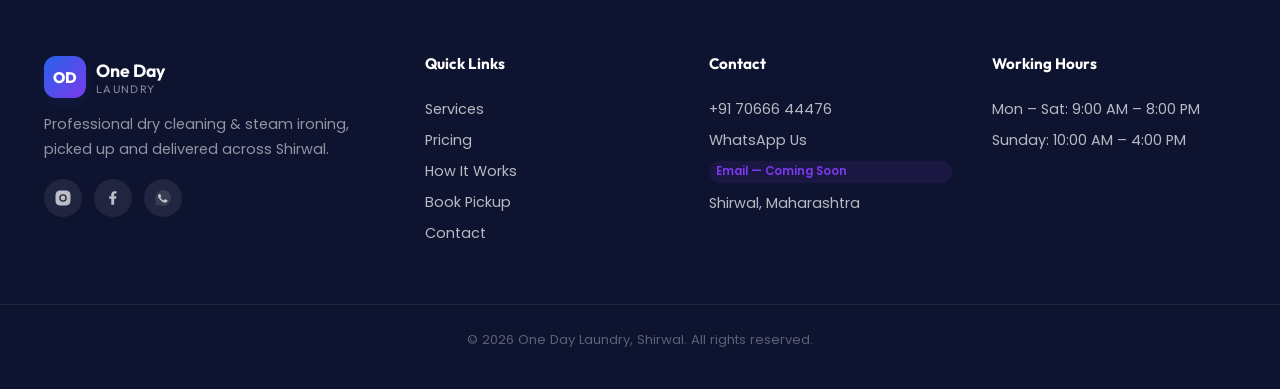
<file: index (2).html>
<!DOCTYPE html>
<html lang="en">
<head>
<meta charset="UTF-8">
<meta name="viewport" content="width=device-width, initial-scale=1.0">
<title>One Day Laundry — Fresh Clothes. One Day. Zero Hassle.</title>
<meta name="description" content="Professional dry cleaning &amp; steam ironing with pickup and home delivery in Shirwal, Maharashtra. Book your pickup on WhatsApp in seconds.">

<!-- ===== Social Media Preview (Open Graph + Twitter Card) ===== -->
<!-- Replace https://laundry.shirwal.in with your live domain once deployed -->
<meta property="og:type" content="website">
<meta property="og:site_name" content="One Day Laundry">
<meta property="og:title" content="One Day Laundry — Fresh Clothes. One Day. Zero Hassle.">
<meta property="og:description" content="Professional Dry Cleaning and Steam Ironing with Pickup & Home Delivery in Shirwal, Maharashtra. 20% OFF your first order.">
<meta property="og:image" content="https://laundry.shirwal.in/social-preview.png">
<meta property="og:image:width" content="1280">
<meta property="og:image:height" content="640">
<meta property="og:url" content="https://laundry.shirwal.in">
<meta name="twitter:card" content="summary_large_image">
<meta name="twitter:title" content="One Day Laundry — Fresh Clothes. One Day. Zero Hassle.">
<meta name="twitter:description" content="Professional Dry Cleaning and Steam Ironing with Pickup & Home Delivery in Shirwal, Maharashtra.">
<meta name="twitter:image" content="https://laundry.shirwal.in/social-preview.png">

<link rel="preconnect" href="https://fonts.googleapis.com">
<link rel="preconnect" href="https://fonts.gstatic.com" crossorigin>
<link href="https://fonts.googleapis.com/css2?family=Outfit:wght@400;500;600;700;800;900&family=Poppins:wght@300;400;500;600;700&family=Noto+Sans+Devanagari:wght@500;700&display=swap" rel="stylesheet">
<link rel="stylesheet" href="style.css">
</head>
<body>

<!-- ===== TOP ANNOUNCEMENT STRIP ===== -->
<div class="top-strip">
  <span>शिरवळ शहरातील नंबर १ ची लॉन्ड्री</span>
</div>

<!-- ===== LOADER ===== -->
<div class="loader" id="loader">
  <div class="loader-inner">
    <svg viewBox="0 0 120 120" class="loader-machine">
      <circle cx="60" cy="60" r="34" class="loader-drum"/>
      <circle cx="60" cy="60" r="34" class="loader-drum-spin"/>
    </svg>
    <p>One Day Laundry</p>
  </div>
</div>

<!-- ===== NAVBAR ===== -->
<header class="navbar" id="navbar">
  <div class="nav-inner">
    <a href="#home" class="brand">
      <span class="brand-mark">OD</span>
      <span class="brand-text">One Day<em>Laundry</em></span>
    </a>
    <nav class="nav-links" id="navLinks">
      <a href="#home">Home</a>
      <a href="#services">Services</a>
      <a href="#pricing">Pricing</a>
      <a href="#how">How It Works</a>
      <a href="#contact">Contact</a>
    </nav>
    <div class="nav-cta">
      <a href="#pickup" class="btn btn-primary btn-sm">Book Now</a>
    </div>
    <button class="nav-toggle" id="navToggle" aria-label="Toggle menu">
      <span></span><span></span><span></span>
    </button>
  </div>
</header>

<!-- ===== HERO ===== -->
<section class="hero" id="home">
  <div class="hero-bg">
    <div class="blob blob-1"></div>
    <div class="blob blob-2"></div>
    <div class="halftone"></div>
    <span class="bubble b1"></span>
    <span class="bubble b2"></span>
    <span class="bubble b3"></span>
    <span class="bubble b4"></span>
    <span class="bubble b5"></span>
  </div>

  <div class="hero-inner">
    <div class="hero-copy">
      <span class="eyebrow">Shirwal, Maharashtra</span>
      <h1 class="hero-title">
        <span class="reveal-line">Fresh Clothes.</span>
        <span class="reveal-line">One Day.</span>
        <span class="reveal-line gradient-text">Zero Hassle.</span>
      </h1>
      <p class="hero-sub reveal-line">Professional Dry Cleaning and Steam Ironing with Pickup &amp; Home Delivery in Shirwal.</p>
      <div class="hero-actions reveal-line">
        <a href="#pickup" class="btn btn-primary">Book Pickup</a>
        <a href="#pricing" class="btn btn-ghost">View Pricing</a>
        <a href="tel:7066644476" class="btn btn-outline">Call Now</a>
      </div>
      <div class="hero-stats reveal-line">
        <div><strong data-count="1200">0</strong><span>Orders Delivered</span></div>
        <div><strong data-count="24">0</strong><span>Hr Turnaround*</span></div>
        <div><strong data-count="4.9">0</strong><span>Customer Rating</span></div>
      </div>
    </div>

    <div class="hero-art">
      <div class="speech-bubble">20% OFF<br><small>First Order</small></div>
      <svg viewBox="0 0 480 520" class="hero-illustration" aria-hidden="true">
        <!-- motion lines -->
        <g class="motion-lines">
          <path d="M20 120 H90" /><path d="M10 150 H80" /><path d="M25 180 H95" />
        </g>
        <!-- washing machine -->
        <g class="washer" transform="translate(120,180)">
          <rect x="0" y="0" width="220" height="240" rx="26" fill="url(#gradBody)"/>
          <rect x="0" y="0" width="220" height="50" rx="26" fill="#1e3fae"/>
          <circle cx="30" cy="25" r="6" fill="#00C6FF"/>
          <circle cx="55" cy="25" r="6" fill="#7C3AED"/>
          <circle cx="190" cy="25" r="10" fill="#fff" opacity=".8"/>
          <circle class="drum-ring" cx="110" cy="150" r="78" fill="#0d2c86"/>
          <circle class="drum-ring2" cx="110" cy="150" r="78" fill="none" stroke="#00C6FF" stroke-width="6" opacity=".5"/>
          <g class="drum-spin" transform-origin="110px 150px">
            <circle cx="110" cy="150" r="58" fill="#e8f3ff"/>
            <path d="M70 150a40 40 0 0 1 80 0" fill="none" stroke="#2563EB" stroke-width="10" stroke-linecap="round"/>
            <circle cx="82" cy="130" r="9" fill="#7C3AED"/>
            <circle cx="140" cy="165" r="7" fill="#00C6FF"/>
          </g>
        </g>
        <!-- character -->
        <g class="character" transform="translate(255,40)">
          <circle cx="60" cy="55" r="42" fill="#ffd7ae"/>
          <path d="M20 45 q40 -55 80 0 q5 -35 -40 -38 q-45 3 -40 38Z" fill="#22213a"/>
          <circle cx="42" cy="55" r="4.5" fill="#22213a"/>
          <circle cx="80" cy="55" r="4.5" fill="#22213a"/>
          <path d="M50 72 q12 10 24 0" stroke="#22213a" stroke-width="3" fill="none" stroke-linecap="round"/>
          <path d="M8 130 q52 -46 104 0 l6 90 q-58 26 -116 0Z" fill="#2563EB"/>
          <path d="M8 130 q52 -46 104 0" fill="none" stroke="#1e3fae" stroke-width="3"/>
          <rect x="-6" y="118" width="34" height="16" rx="8" fill="#ffd7ae"/>
          <rect x="92" y="118" width="34" height="16" rx="8" fill="#ffd7ae"/>
        </g>
        <!-- clothes -->
        <g class="clothes-line" transform="translate(300,10)">
          <line x1="0" y1="0" x2="150" y2="0" stroke="#c9d6f5" stroke-width="3"/>
          <g class="cloth cloth-1"><rect x="-14" y="0" width="28" height="40" rx="6" fill="#00C6FF"/></g>
          <g class="cloth cloth-2" transform="translate(60,0)"><rect x="-14" y="0" width="28" height="46" rx="6" fill="#7C3AED"/></g>
          <g class="cloth cloth-3" transform="translate(120,0)"><rect x="-14" y="0" width="28" height="34" rx="6" fill="#2563EB"/></g>
        </g>
        <defs>
          <linearGradient id="gradBody" x1="0" y1="0" x2="220" y2="240" gradientUnits="userSpaceOnUse">
            <stop offset="0" stop-color="#2563EB"/>
            <stop offset="1" stop-color="#7C3AED"/>
          </linearGradient>
        </defs>
      </svg>
    </div>
  </div>
  <div class="scroll-cue"><span></span>Scroll</div>
</section>

<!-- ===== ABOUT ===== -->
<section class="about" id="about">
  <div class="section-inner about-grid">
    <div class="about-art reveal">
      <svg viewBox="0 0 400 340" class="about-illustration">
        <circle cx="200" cy="170" r="150" fill="#eef3ff"/>
        <g transform="translate(70,90)">
          <rect x="0" y="60" width="180" height="120" rx="18" fill="#fff" stroke="#2563EB" stroke-width="4"/>
          <path d="M0 60 Q90 20 180 60" fill="none" stroke="#2563EB" stroke-width="4"/>
          <path d="M30 60 q60 -55 120 0" fill="none" stroke="#00C6FF" stroke-width="5" stroke-dasharray="6 8"/>
          <circle cx="30" cy="130" r="14" fill="#7C3AED" opacity=".8"/>
          <circle cx="150" cy="150" r="10" fill="#00C6FF" opacity=".8"/>
          <circle cx="90" cy="160" r="9" fill="#2563EB" opacity=".6"/>
        </g>
        <circle class="pop" cx="90" cy="70" r="6" fill="#00C6FF"/>
        <circle class="pop" cx="320" cy="90" r="8" fill="#7C3AED"/>
        <circle class="pop" cx="300" cy="250" r="5" fill="#2563EB"/>
      </svg>
    </div>
    <div class="about-copy reveal">
      <span class="eyebrow">Who We Are</span>
      <h2>Laundry, treated like <span class="gradient-text">craft — not chores.</span></h2>
      <p>One Day Laundry is Shirwal's dedicated dry cleaning &amp; steam ironing studio. We pick up from your doorstep, care for every fibre by hand and machine, and bring it back looking — and feeling — brand new. No queues, no guesswork, no wasted afternoons.</p>
      <ul class="about-points">
        <li><strong>Doorstep pickup &amp; delivery</strong> — you never leave the house.</li>
        <li><strong>Fabric-first care</strong> — cottons, silks, wools and linens each get their own process.</li>
        <li><strong>Transparent pricing</strong> — know the cost before you book, always.</li>
      </ul>
    </div>
  </div>
</section>

<!-- ===== SERVICES ===== -->
<section class="services" id="services">
  <div class="section-inner">
    <div class="section-head reveal">
      <span class="eyebrow">What We Do</span>
      <h2>Six services. <span class="gradient-text">One promise.</span></h2>
      <p>Everything your wardrobe and home linens need, handled by people who actually enjoy doing it well.</p>
    </div>
    <div class="services-grid">

      <article class="service-card reveal">
        <div class="service-icon" style="--c1:#2563EB;--c2:#00C6FF">
          <svg viewBox="0 0 64 64"><path d="M14 12h36l6 12-14 6v22H22V30l-14-6z" fill="url(#svgGrad1)"/><path d="M24 12c0 6 3 10 8 10s8-4 8-10" fill="none" stroke="#fff" stroke-width="3"/></svg>
        </div>
        <h3>Dry Cleaning</h3>
        <p>Gentle solvent cleaning for suits, sarees, coats and delicate fabrics that water shouldn't touch.</p>
      </article>

      <article class="service-card reveal">
        <div class="service-icon" style="--c1:#7C3AED;--c2:#2563EB">
          <svg viewBox="0 0 64 64"><rect x="14" y="34" width="36" height="10" rx="4" fill="url(#svgGrad2)"/><path d="M20 34c2-14 8-20 8-20l10 4s-6 6-8 16" fill="none" stroke="#fff" stroke-width="3"/></svg>
        </div>
        <h3>Steam Ironing</h3>
        <p>Crease-free, crisp finishing with professional steam presses — every single time.</p>
      </article>

      <article class="service-card reveal">
        <div class="service-icon" style="--c1:#00C6FF;--c2:#7C3AED">
          <svg viewBox="0 0 64 64"><circle cx="32" cy="30" r="16" fill="none" stroke="url(#svgGrad3)" stroke-width="4"/><path d="M32 14v6M32 40v6M14 30h6M46 30h6" stroke="#7C3AED" stroke-width="3" stroke-linecap="round"/></svg>
        </div>
        <h3>Doorstep Pickup</h3>
        <p>Schedule a pickup slot that fits your day. We come to you — no drop-off required.</p>
      </article>

      <article class="service-card reveal">
        <div class="service-icon" style="--c1:#2563EB;--c2:#7C3AED">
          <svg viewBox="0 0 64 64"><rect x="8" y="26" width="30" height="18" rx="3" fill="url(#svgGrad4)"/><path d="M38 30h10l8 8v6H38z" fill="#00C6FF"/><circle cx="18" cy="46" r="5" fill="#22213a"/><circle cx="46" cy="46" r="5" fill="#22213a"/></svg>
        </div>
        <h3>Home Delivery</h3>
        <p>Fresh, folded, and back at your door — tracked from wash to wardrobe.</p>
      </article>

      <article class="service-card reveal">
        <div class="service-icon" style="--c1:#7C3AED;--c2:#00C6FF">
          <svg viewBox="0 0 64 64"><circle cx="32" cy="32" r="22" fill="none" stroke="url(#svgGrad5)" stroke-width="4"/><path d="M32 20v12l9 6" stroke="#2563EB" stroke-width="4" stroke-linecap="round" fill="none"/></svg>
        </div>
        <h3>Same Day Processing</h3>
        <p>Need it urgently? Ask about same-day turnaround on select items and areas.</p>
      </article>

      <article class="service-card reveal">
        <div class="service-icon" style="--c1:#00C6FF;--c2:#2563EB">
          <svg viewBox="0 0 64 64"><path d="M32 10c10 8 18 14 18 26a18 18 0 0 1-36 0c0-12 8-18 18-26z" fill="url(#svgGrad6)"/><path d="M24 40a8 8 0 0 0 8 8" stroke="#fff" stroke-width="3" fill="none"/></svg>
        </div>
        <h3>Professional Fabric Care</h3>
        <p>Stain treatment, fabric-specific detergents, and careful handling for every material.</p>
      </article>

      <svg width="0" height="0">
        <defs>
          <linearGradient id="svgGrad1" x1="0" y1="0" x2="1" y2="1"><stop offset="0" stop-color="#2563EB"/><stop offset="1" stop-color="#00C6FF"/></linearGradient>
          <linearGradient id="svgGrad2" x1="0" y1="0" x2="1" y2="1"><stop offset="0" stop-color="#7C3AED"/><stop offset="1" stop-color="#2563EB"/></linearGradient>
          <linearGradient id="svgGrad3" x1="0" y1="0" x2="1" y2="1"><stop offset="0" stop-color="#00C6FF"/><stop offset="1" stop-color="#7C3AED"/></linearGradient>
          <linearGradient id="svgGrad4" x1="0" y1="0" x2="1" y2="1"><stop offset="0" stop-color="#2563EB"/><stop offset="1" stop-color="#7C3AED"/></linearGradient>
          <linearGradient id="svgGrad5" x1="0" y1="0" x2="1" y2="1"><stop offset="0" stop-color="#7C3AED"/><stop offset="1" stop-color="#00C6FF"/></linearGradient>
          <linearGradient id="svgGrad6" x1="0" y1="0" x2="1" y2="1"><stop offset="0" stop-color="#00C6FF"/><stop offset="1" stop-color="#2563EB"/></linearGradient>
        </defs>
      </svg>
    </div>
  </div>
</section>

<!-- ===== PRICING ===== -->
<section class="pricing" id="pricing">
  <div class="section-inner">
    <div class="section-head reveal">
      <span class="eyebrow">Simple, Honest Pricing</span>
      <h2>Pick a service. <span class="gradient-text">See the price.</span></h2>
      <p>All new customers get <strong>20% OFF</strong> their first order — automatically applied below.</p>
    </div>

    <div class="pricing-tabs" role="tablist">
      <button class="ptab active" data-tab="dry">Dry Cleaning</button>
      <button class="ptab" data-tab="iron">Steam Ironing</button>
    </div>

    <!-- DRY CLEANING PANEL -->
    <div class="ptab-panel active" id="panel-dry">
      <div class="psub-tabs" role="tablist">
        <button class="psub active" data-sub="dry" data-target="men">Men</button>
        <button class="psub" data-sub="dry" data-target="women">Women</button>
        <button class="psub" data-sub="dry" data-target="woollen">Woollen</button>
        <button class="psub" data-sub="dry" data-target="household">Household</button>
      </div>

      <div class="psub-panel active" data-sub-panel="dry-men">
        <div class="price-grid"></div>
      </div>
      <div class="psub-panel" data-sub-panel="dry-women"><div class="price-grid"></div></div>
      <div class="psub-panel" data-sub-panel="dry-woollen"><div class="price-grid"></div></div>
      <div class="psub-panel" data-sub-panel="dry-household"><div class="price-grid"></div></div>
    </div>

    <!-- STEAM IRONING PANEL -->
    <div class="ptab-panel" id="panel-iron">
      <div class="psub-tabs" role="tablist">
        <button class="psub active" data-sub="iron" data-target="men">Men</button>
        <button class="psub" data-sub="iron" data-target="women">Women</button>
      </div>
      <div class="psub-panel active" data-sub-panel="iron-men"><div class="price-grid"></div></div>
      <div class="psub-panel" data-sub-panel="iron-women"><div class="price-grid"></div></div>
    </div>

    <p class="pricing-note">* Prices marked "+" may vary based on fabric, condition and brand. 1st-order pricing applies once per customer.</p>
  </div>
</section>

<!-- ===== WHY CHOOSE US ===== -->
<section class="why" id="why">
  <div class="section-inner">
    <div class="section-head reveal light">
      <span class="eyebrow">Why One Day Laundry</span>
      <h2>Because your time <span class="gradient-text">matters more than laundry.</span></h2>
    </div>
    <div class="why-grid">
      <div class="why-card reveal">
        <span class="why-num">01</span>
        <h3>Reliable Pickup Windows</h3>
        <p>Choose a slot, we show up. No vague "sometime today."</p>
      </div>
      <div class="why-card reveal">
        <span class="why-num">02</span>
        <h3>Fabric-Safe Processes</h3>
        <p>Different care lines for cotton, silk, wool and household linens.</p>
      </div>
      <div class="why-card reveal">
        <span class="why-num">03</span>
        <h3>Transparent Pricing</h3>
        <p>Every price listed upfront — no surprise charges at delivery.</p>
      </div>
      <div class="why-card reveal">
        <span class="why-num">04</span>
        <h3>WhatsApp-First Booking</h3>
        <p>Book, track and ask questions in the app you already use daily.</p>
      </div>
    </div>
  </div>
</section>

<!-- ===== HOW IT WORKS ===== -->
<section class="how" id="how">
  <div class="section-inner">
    <div class="section-head reveal">
      <span class="eyebrow">The Process</span>
      <h2>Four steps. <span class="gradient-text">Zero effort.</span></h2>
    </div>
    <div class="how-steps">
      <div class="how-step reveal">
        <div class="how-icon"><svg viewBox="0 0 48 48"><rect x="8" y="14" width="32" height="24" rx="4" fill="none" stroke="#2563EB" stroke-width="3"/><path d="M8 18l16 12 16-12" fill="none" stroke="#00C6FF" stroke-width="3"/></svg></div>
        <h3>Book on WhatsApp</h3>
        <p>Fill the quick form — it turns into a ready message on WhatsApp.</p>
      </div>
      <div class="how-connector"></div>
      <div class="how-step reveal">
        <div class="how-icon"><svg viewBox="0 0 48 48"><circle cx="24" cy="18" r="8" fill="none" stroke="#7C3AED" stroke-width="3"/><path d="M10 40c2-10 8-14 14-14s12 4 14 14" fill="none" stroke="#00C6FF" stroke-width="3"/></svg></div>
        <h3>We Pick Up</h3>
        <p>Our rider arrives in your chosen window and collects your items.</p>
      </div>
      <div class="how-connector"></div>
      <div class="how-step reveal">
        <div class="how-icon"><svg viewBox="0 0 48 48"><path d="M24 8c8 6 14 11 14 20a14 14 0 0 1-28 0c0-9 6-14 14-20z" fill="none" stroke="#2563EB" stroke-width="3"/></svg></div>
        <h3>We Clean &amp; Care</h3>
        <p>Sorted, treated and cleaned with the right process for every fabric.</p>
      </div>
      <div class="how-connector"></div>
      <div class="how-step reveal">
        <div class="how-icon"><svg viewBox="0 0 48 48"><rect x="6" y="20" width="22" height="14" rx="2" fill="none" stroke="#00C6FF" stroke-width="3"/><path d="M28 24h8l6 6v4H28z" fill="none" stroke="#7C3AED" stroke-width="3"/><circle cx="14" cy="36" r="3" fill="#22213a"/><circle cx="36" cy="36" r="3" fill="#22213a"/></svg></div>
        <h3>Delivered Fresh</h3>
        <p>Folded, fresh and back at your door — right on schedule.</p>
      </div>
    </div>
  </div>
</section>

<!-- ===== PICKUP / BOOKING FORM ===== -->
<section class="pickup" id="pickup">
  <div class="section-inner pickup-grid">
    <div class="pickup-intro reveal">
      <span class="eyebrow">Book a Pickup</span>
      <h2>Fill it once. <span class="gradient-text">We handle the rest.</span></h2>
      <p>Submitting opens WhatsApp with your order pre-filled and ready to send — no typing it out yourself, no waiting on hold.</p>
      <div class="pickup-badge">
        <svg viewBox="0 0 32 32" width="22" height="22"><path fill="#25D366" d="M16 2a14 14 0 0 0-12 21l-2 7 7-2a14 14 0 1 0 7-26z"/><path fill="#fff" d="M23 19.5c-.4-.2-2.5-1.2-2.9-1.4s-.6-.2-.9.2-1 1.4-1.3 1.6-.5.3-.9.1a11 11 0 0 1-3.3-2 12 12 0 0 1-2.2-2.8c-.2-.4 0-.6.2-.8l.6-.7c.2-.2.3-.4.4-.6a.7.7 0 0 0 0-.7c-.1-.2-.9-2.2-1.3-3-.3-.8-.6-.7-.9-.7h-.7a1.5 1.5 0 0 0-1.1.5A4.6 4.6 0 0 0 7 12.3a8 8 0 0 0 1.7 4.3 18 18 0 0 0 7 6.3c1 .4 1.8.7 2.4.9a5.7 5.7 0 0 0 2.6.2 4.3 4.3 0 0 0 2.8-2 3.3 3.3 0 0 0 .2-2c-.1-.2-.3-.3-.7-.5z"/></svg>
        Instantly sent to +91 70666 44476
      </div>
    </div>

    <form class="pickup-form reveal" id="pickupForm">
      <div class="form-row">
        <div class="field">
          <label for="f-name">Name</label>
          <input type="text" id="f-name" required placeholder="Your full name">
        </div>
        <div class="field">
          <label for="f-phone">Phone Number</label>
          <input type="tel" id="f-phone" required placeholder="10-digit mobile number">
        </div>
      </div>
      <div class="field">
        <label for="f-address">Address</label>
        <input type="text" id="f-address" required placeholder="House no., street, area">
      </div>
      <div class="field">
        <label for="f-landmark">Landmark</label>
        <input type="text" id="f-landmark" placeholder="Nearby landmark (optional)">
      </div>
      <div class="form-row">
        <div class="field">
          <label for="f-service">Service</label>
          <select id="f-service" required>
            <option value="" disabled selected>Select a service</option>
            <option>Dry Cleaning</option>
            <option>Steam Ironing</option>
            <option>Dry Cleaning + Steam Ironing</option>
          </select>
        </div>
        <div class="field">
          <label for="f-items">Items</label>
          <input type="text" id="f-items" required placeholder="e.g. Shirt, Jeans, Saree">
        </div>
      </div>
      <div class="form-row">
        <div class="field">
          <label for="f-qty">Quantity</label>
          <input type="text" id="f-qty" required placeholder="e.g. Shirt x2, Jeans x1">
        </div>
        <div class="field">
          <label for="f-date">Pickup Date</label>
          <input type="date" id="f-date" required>
        </div>
      </div>
      <div class="field">
        <label for="f-time">Pickup Time</label>
        <select id="f-time" required>
          <option value="" disabled selected>Select a time slot</option>
          <option>9:00 AM – 11:00 AM</option>
          <option>11:00 AM – 1:00 PM</option>
          <option>2:00 PM – 4:00 PM</option>
          <option>4:00 PM – 6:00 PM</option>
          <option>6:00 PM – 8:00 PM</option>
        </select>
      </div>
      <div class="field">
        <label for="f-notes">Additional Notes</label>
        <textarea id="f-notes" rows="3" placeholder="Anything else we should know? (optional)"></textarea>
      </div>
      <button type="submit" class="btn btn-primary btn-block">
        <svg viewBox="0 0 32 32" width="20" height="20"><path fill="currentColor" d="M16 2a14 14 0 0 0-12 21l-2 7 7-2a14 14 0 1 0 7-26z" opacity=".2"/><path fill="currentColor" d="M23 19.5c-.4-.2-2.5-1.2-2.9-1.4s-.6-.2-.9.2-1 1.4-1.3 1.6-.5.3-.9.1a11 11 0 0 1-3.3-2 12 12 0 0 1-2.2-2.8c-.2-.4 0-.6.2-.8l.6-.7c.2-.2.3-.4.4-.6a.7.7 0 0 0 0-.7c-.1-.2-.9-2.2-1.3-3-.3-.8-.6-.7-.9-.7h-.7a1.5 1.5 0 0 0-1.1.5A4.6 4.6 0 0 0 7 12.3a8 8 0 0 0 1.7 4.3 18 18 0 0 0 7 6.3c1 .4 1.8.7 2.4.9a5.7 5.7 0 0 0 2.6.2 4.3 4.3 0 0 0 2.8-2 3.3 3.3 0 0 0 .2-2c-.1-.2-.3-.3-.7-.5z"/></svg>
        Book Pickup on WhatsApp
      </button>
    </form>
  </div>
</section>

<!-- ===== FAQ ===== -->
<section class="faq" id="faq">
  <div class="section-inner faq-grid">
    <div class="reveal">
      <span class="eyebrow">Good to Know</span>
      <h2>Questions, <span class="gradient-text">answered.</span></h2>
      <p>Can't find what you're looking for? Message us on WhatsApp — we reply fast.</p>
    </div>
    <div class="accordion reveal">
      <div class="acc-item active">
        <button class="acc-head">Which areas do you serve? <span class="acc-icon">+</span></button>
        <div class="acc-body"><p>We currently pick up and deliver across Shirwal and nearby localities. Message us your address on WhatsApp and we'll confirm coverage instantly.</p></div>
      </div>
      <div class="acc-item">
        <button class="acc-head">How long does an order take? <span class="acc-icon">+</span></button>
        <div class="acc-body"><p>Most orders are ready within 24 hours of pickup. Same-day processing is available for select items — just ask when booking.</p></div>
      </div>
      <div class="acc-item">
        <button class="acc-head">How is the 20% first-order discount applied? <span class="acc-icon">+</span></button>
        <div class="acc-body"><p>It's applied automatically to your very first order — the discounted price is already shown on our pricing cards, no coupon code needed.</p></div>
      </div>
      <div class="acc-item">
        <button class="acc-head">Do you handle woollens and heavy blankets? <span class="acc-icon">+</span></button>
        <div class="acc-body"><p>Yes — sweaters, jackets, shawls, quilts and double blankets are all covered under our Woollen &amp; Household dry cleaning categories.</p></div>
      </div>
      <div class="acc-item">
        <button class="acc-head">How do I pay? <span class="acc-icon">+</span></button>
        <div class="acc-body"><p>Cash or UPI at the time of delivery. We'll confirm the final amount with you on WhatsApp before drop-off.</p></div>
      </div>
    </div>
  </div>
</section>

<!-- ===== TESTIMONIALS ===== -->
<section class="testimonials" id="testimonials">
  <div class="section-inner">
    <div class="section-head reveal">
      <span class="eyebrow">Happy Customers</span>
      <h2>Loved across <span class="gradient-text">Shirwal.</span></h2>
    </div>
    <div class="testi-grid">
      <div class="testi-card reveal">
        <div class="testi-stars">★★★★★</div>
        <p>"Pickup was on time and my kurtas came back looking brand new. Booking on WhatsApp was so easy."</p>
        <div class="testi-person"><span class="avatar">R</span><div><strong>Rutuja P.</strong><small>Shirwal</small></div></div>
      </div>
      <div class="testi-card reveal">
        <div class="testi-stars">★★★★★</div>
        <p>"Finally a laundry service that tells you the exact price before you book. No surprises at delivery."</p>
        <div class="testi-person"><span class="avatar">S</span><div><strong>Sanket D.</strong><small>Shirwal</small></div></div>
      </div>
      <div class="testi-card reveal">
        <div class="testi-stars">★★★★★</div>
        <p>"Got my winter blankets dry cleaned before the season — smelled amazing and delivered right on schedule."</p>
        <div class="testi-person"><span class="avatar">A</span><div><strong>Ashwini K.</strong><small>Shirwal</small></div></div>
      </div>
    </div>
  </div>
</section>

<!-- ===== CONTACT ===== -->
<section class="contact" id="contact">
  <div class="section-inner contact-grid">
    <div class="contact-info reveal">
      <span class="eyebrow">Get In Touch</span>
      <h2>Let's get your <span class="gradient-text">laundry sorted.</span></h2>
      <div class="contact-items">
        <a class="contact-item" href="tel:7066644476">
          <span class="ci-icon"><svg viewBox="0 0 24 24"><path fill="currentColor" d="M6.6 10.8c1.4 2.7 3.6 4.9 6.3 6.3l2.1-2.1c.3-.3.7-.4 1-.2 1.1.4 2.3.6 3.5.6.6 0 1 .4 1 1V20c0 .6-.4 1-1 1C10.6 21 3 13.4 3 4c0-.6.4-1 1-1h3.5c.6 0 1 .4 1 1 0 1.2.2 2.4.6 3.5.1.4 0 .8-.2 1L6.6 10.8z"/></svg></span>
          <div><strong>Call Us</strong><span>+91 70666 44476</span></div>
        </a>
        <a class="contact-item" href="https://wa.me/917066644476" target="_blank" rel="noopener">
          <span class="ci-icon"><svg viewBox="0 0 32 32"><path fill="currentColor" d="M16 2a14 14 0 0 0-12 21l-2 7 7-2a14 14 0 1 0 7-26z" opacity=".15"/><path fill="currentColor" d="M23 19.5c-.4-.2-2.5-1.2-2.9-1.4s-.6-.2-.9.2-1 1.4-1.3 1.6-.5.3-.9.1a11 11 0 0 1-3.3-2 12 12 0 0 1-2.2-2.8c-.2-.4 0-.6.2-.8l.6-.7c.2-.2.3-.4.4-.6a.7.7 0 0 0 0-.7c-.1-.2-.9-2.2-1.3-3-.3-.8-.6-.7-.9-.7h-.7a1.5 1.5 0 0 0-1.1.5A4.6 4.6 0 0 0 7 12.3a8 8 0 0 0 1.7 4.3 18 18 0 0 0 7 6.3c1 .4 1.8.7 2.4.9a5.7 5.7 0 0 0 2.6.2 4.3 4.3 0 0 0 2.8-2 3.3 3.3 0 0 0 .2-2c-.1-.2-.3-.3-.7-.5z"/></svg></span>
          <div><strong>WhatsApp</strong><span>+91 70666 44476</span></div>
        </a>
        <div class="contact-item">
          <span class="ci-icon"><svg viewBox="0 0 24 24"><path fill="currentColor" d="M12 2a7 7 0 0 0-7 7c0 5.3 7 13 7 13s7-7.7 7-13a7 7 0 0 0-7-7zm0 9.5A2.5 2.5 0 1 1 12 6.5a2.5 2.5 0 0 1 0 5z"/></svg></span>
          <div><strong>Location</strong><span>Shirwal, Maharashtra</span></div>
        </div>
        <div class="contact-item">
          <span class="ci-icon"><svg viewBox="0 0 24 24"><path fill="currentColor" d="M4 4h16a2 2 0 0 1 2 2v12a2 2 0 0 1-2 2H4a2 2 0 0 1-2-2V6a2 2 0 0 1 2-2zm0 2v.01L12 13l8-6.99V6H4zm16 12V8.24l-8 6.99-8-6.99V18h16z"/></svg></span>
          <div><strong>Email</strong><span class="coming-soon">Coming Soon</span></div>
        </div>
      </div>
      <div class="map-placeholder">
        <svg viewBox="0 0 24 24" width="28" height="28"><path fill="currentColor" d="M12 2a7 7 0 0 0-7 7c0 5.3 7 13 7 13s7-7.7 7-13a7 7 0 0 0-7-7zm0 9.5A2.5 2.5 0 1 1 12 6.5a2.5 2.5 0 0 1 0 5z"/></svg>
        <span>Map preview coming soon — Shirwal, Maharashtra</span>
      </div>
    </div>

    <form class="contact-form reveal" id="contactForm">
      <h3>Send us a message</h3>
      <div class="field">
        <label for="c-name">Name</label>
        <input type="text" id="c-name" required placeholder="Your name">
      </div>
      <div class="field">
        <label for="c-phone">Phone</label>
        <input type="tel" id="c-phone" required placeholder="Your phone number">
      </div>
      <div class="field">
        <label for="c-msg">Message</label>
        <textarea id="c-msg" rows="4" required placeholder="How can we help?"></textarea>
      </div>
      <button type="submit" class="btn btn-primary btn-block">Send via WhatsApp</button>
    </form>
  </div>
</section>

<!-- ===== FOOTER ===== -->
<footer class="footer">
  <div class="section-inner footer-grid">
    <div class="footer-brand">
      <a href="#home" class="brand"><span class="brand-mark">OD</span><span class="brand-text">One Day<em>Laundry</em></span></a>
      <p>Professional dry cleaning &amp; steam ironing, picked up and delivered across Shirwal.</p>
      <div class="footer-socials">
        <a href="#" aria-label="Instagram"><svg viewBox="0 0 24 24"><path fill="currentColor" d="M12 2c2.7 0 3.1 0 4.1.06 1.1.05 1.8.22 2.4.46a5 5 0 0 1 1.8 1.17c.5.5.86 1.1 1.16 1.8.25.6.42 1.3.47 2.4.05 1 .06 1.4.06 4.1s0 3.1-.06 4.1c-.05 1.1-.22 1.8-.47 2.4a5 5 0 0 1-1.17 1.8c-.5.5-1.1.86-1.8 1.16-.6.25-1.3.42-2.4.47-1 .05-1.4.06-4.1.06s-3.1 0-4.1-.06c-1.1-.05-1.8-.22-2.4-.47a5 5 0 0 1-1.8-1.17 5 5 0 0 1-1.16-1.8c-.25-.6-.42-1.3-.47-2.4C2 15.1 2 14.7 2 12s0-3.1.06-4.1c.05-1.1.22-1.8.46-2.4a5 5 0 0 1 1.17-1.8 5 5 0 0 1 1.8-1.16c.6-.25 1.3-.42 2.4-.47C8.9 2 9.3 2 12 2zm0 5a5 5 0 1 0 0 10 5 5 0 0 0 0-10zm0 8.2a3.2 3.2 0 1 1 0-6.4 3.2 3.2 0 0 1 0 6.4zm5.2-8.4a1.2 1.2 0 1 1-2.4 0 1.2 1.2 0 0 1 2.4 0z"/></svg></a>
        <a href="#" aria-label="Facebook"><svg viewBox="0 0 24 24"><path fill="currentColor" d="M13.5 21v-8h2.7l.4-3.2h-3.1V7.7c0-.9.3-1.6 1.6-1.6h1.6V3.2C16.4 3.1 15.3 3 14.1 3 11.5 3 9.7 4.6 9.7 7.4v2.4H7v3.2h2.7V21z"/></svg></a>
        <a href="#" aria-label="WhatsApp"><svg viewBox="0 0 32 32"><path fill="currentColor" d="M16 2a14 14 0 0 0-12 21l-2 7 7-2a14 14 0 1 0 7-26z" opacity=".15"/><path fill="currentColor" d="M23 19.5c-.4-.2-2.5-1.2-2.9-1.4s-.6-.2-.9.2-1 1.4-1.3 1.6-.5.3-.9.1a11 11 0 0 1-3.3-2 12 12 0 0 1-2.2-2.8c-.2-.4 0-.6.2-.8l.6-.7c.2-.2.3-.4.4-.6a.7.7 0 0 0 0-.7c-.1-.2-.9-2.2-1.3-3-.3-.8-.6-.7-.9-.7h-.7a1.5 1.5 0 0 0-1.1.5A4.6 4.6 0 0 0 7 12.3a8 8 0 0 0 1.7 4.3 18 18 0 0 0 7 6.3c1 .4 1.8.7 2.4.9a5.7 5.7 0 0 0 2.6.2 4.3 4.3 0 0 0 2.8-2 3.3 3.3 0 0 0 .2-2c-.1-.2-.3-.3-.7-.5z"/></svg></a>
      </div>
    </div>
    <div class="footer-col">
      <h4>Quick Links</h4>
      <a href="#services">Services</a>
      <a href="#pricing">Pricing</a>
      <a href="#how">How It Works</a>
      <a href="#pickup">Book Pickup</a>
      <a href="#contact">Contact</a>
    </div>
    <div class="footer-col">
      <h4>Contact</h4>
      <a href="tel:7066644476">+91 70666 44476</a>
      <a href="https://wa.me/917066644476" target="_blank" rel="noopener">WhatsApp Us</a>
      <span class="coming-soon">Email — Coming Soon</span>
      <span>Shirwal, Maharashtra</span>
    </div>
    <div class="footer-col">
      <h4>Working Hours</h4>
      <span>Mon – Sat: 9:00 AM – 8:00 PM</span>
      <span>Sunday: 10:00 AM – 4:00 PM</span>
    </div>
  </div>
  <div class="footer-bottom">
    <p>&copy; <span id="year"></span> One Day Laundry, Shirwal. All rights reserved.</p>
  </div>
</footer>

<!-- ===== FLOATING BUTTONS ===== -->
<a href="https://wa.me/917066644476" target="_blank" rel="noopener" class="float-btn float-whatsapp" aria-label="Chat on WhatsApp">
  <svg viewBox="0 0 32 32"><path fill="#fff" d="M23 19.5c-.4-.2-2.5-1.2-2.9-1.4s-.6-.2-.9.2-1 1.4-1.3 1.6-.5.3-.9.1a11 11 0 0 1-3.3-2 12 12 0 0 1-2.2-2.8c-.2-.4 0-.6.2-.8l.6-.7c.2-.2.3-.4.4-.6a.7.7 0 0 0 0-.7c-.1-.2-.9-2.2-1.3-3-.3-.8-.6-.7-.9-.7h-.7a1.5 1.5 0 0 0-1.1.5A4.6 4.6 0 0 0 7 12.3a8 8 0 0 0 1.7 4.3 18 18 0 0 0 7 6.3c1 .4 1.8.7 2.4.9a5.7 5.7 0 0 0 2.6.2 4.3 4.3 0 0 0 2.8-2 3.3 3.3 0 0 0 .2-2c-.1-.2-.3-.3-.7-.5zM16 2a14 14 0 0 0-12 21l-2 7 7-2A14 14 0 1 0 16 2zm0 25.5c-2.2 0-4.3-.6-6.1-1.7l-.4-.3-4.5 1.2 1.2-4.4-.3-.5A11.5 11.5 0 1 1 27.5 16 11.5 11.5 0 0 1 16 27.5z"/></svg>
</a>
<a href="tel:7066644476" class="float-btn float-call" aria-label="Call us">
  <svg viewBox="0 0 24 24"><path fill="#fff" d="M6.6 10.8c1.4 2.7 3.6 4.9 6.3 6.3l2.1-2.1c.3-.3.7-.4 1-.2 1.1.4 2.3.6 3.5.6.6 0 1 .4 1 1V20c0 .6-.4 1-1 1C10.6 21 3 13.4 3 4c0-.6.4-1 1-1h3.5c.6 0 1 .4 1 1 0 1.2.2 2.4.6 3.5.1.4 0 .8-.2 1L6.6 10.8z"/></svg>
</a>
<button class="float-btn float-top" id="backToTop" aria-label="Back to top">
  <svg viewBox="0 0 24 24"><path fill="#fff" d="M12 4l-8 8h5v8h6v-8h5z"/></svg>
</button>

<!-- ===== MOBILE STICKY BAR ===== -->
<div class="mobile-bar">
  <a href="#pickup" class="mbar-item mbar-primary">
    <svg viewBox="0 0 24 24"><path fill="currentColor" d="M6 2l1.5 4H18l1.5-4h2v2h-1.3l-3 8H8.3l-3-8H4V2h2zm2.5 12a2 2 0 1 0 0 4 2 2 0 0 0 0-4zm8 0a2 2 0 1 0 0 4 2 2 0 0 0 0-4z"/></svg>
    Book Pickup
  </a>
  <a href="tel:7066644476" class="mbar-item">
    <svg viewBox="0 0 24 24"><path fill="currentColor" d="M6.6 10.8c1.4 2.7 3.6 4.9 6.3 6.3l2.1-2.1c.3-.3.7-.4 1-.2 1.1.4 2.3.6 3.5.6.6 0 1 .4 1 1V20c0 .6-.4 1-1 1C10.6 21 3 13.4 3 4c0-.6.4-1 1-1h3.5c.6 0 1 .4 1 1 0 1.2.2 2.4.6 3.5.1.4 0 .8-.2 1L6.6 10.8z"/></svg>
    Call
  </a>
  <a href="https://wa.me/917066644476" target="_blank" rel="noopener" class="mbar-item">
    <svg viewBox="0 0 32 32"><path fill="currentColor" d="M23 19.5c-.4-.2-2.5-1.2-2.9-1.4s-.6-.2-.9.2-1 1.4-1.3 1.6-.5.3-.9.1a11 11 0 0 1-3.3-2 12 12 0 0 1-2.2-2.8c-.2-.4 0-.6.2-.8l.6-.7c.2-.2.3-.4.4-.6a.7.7 0 0 0 0-.7c-.1-.2-.9-2.2-1.3-3-.3-.8-.6-.7-.9-.7h-.7a1.5 1.5 0 0 0-1.1.5A4.6 4.6 0 0 0 7 12.3a8 8 0 0 0 1.7 4.3 18 18 0 0 0 7 6.3c1 .4 1.8.7 2.4.9a5.7 5.7 0 0 0 2.6.2 4.3 4.3 0 0 0 2.8-2 3.3 3.3 0 0 0 .2-2c-.1-.2-.3-.3-.7-.5zM16 2a14 14 0 0 0-12 21l-2 7 7-2A14 14 0 1 0 16 2z"/></svg>
    WhatsApp
  </a>
</div>

<script src="script.js"></script>
</body>
</html>
</file>
<file: style.css>
/* =========================================================
   ONE DAY LAUNDRY — Design tokens
   ========================================================= */
:root{
  --primary:#2563EB;
  --accent:#00C6FF;
  --secondary:#7C3AED;
  --ink:#12172b;
  --ink-soft:#5a6178;
  --bg:#ffffff;
  --bg-soft:#f5f8ff;
  --glass:rgba(255,255,255,.65);
  --glass-border:rgba(255,255,255,.5);
  --grad-1:linear-gradient(135deg,var(--primary),var(--accent));
  --grad-2:linear-gradient(135deg,var(--primary),var(--secondary));
  --grad-3:linear-gradient(135deg,var(--secondary),var(--accent));
  --shadow-sm:0 4px 14px rgba(37,99,235,.10);
  --shadow-md:0 12px 34px rgba(37,99,235,.16);
  --shadow-lg:0 24px 60px rgba(37,99,235,.22);
  --radius:22px;
  --radius-sm:14px;
  --font-head:'Outfit',sans-serif;
  --font-body:'Poppins',sans-serif;
  --ease:cubic-bezier(.22,1,.36,1);
  --strip-h:38px;
}

*,*::before,*::after{box-sizing:border-box;}
html{scroll-behavior:smooth;}
body{
  margin:0;
  font-family:var(--font-body);
  color:var(--ink);
  background:var(--bg);
  overflow-x:hidden;
  -webkit-font-smoothing:antialiased;
}
h1,h2,h3,h4{font-family:var(--font-head);margin:0 0 .5em;line-height:1.1;color:var(--ink);}
p{margin:0 0 1em;color:var(--ink-soft);line-height:1.7;}
a{text-decoration:none;color:inherit;}
ul{margin:0;padding:0;list-style:none;}
button{font-family:inherit;cursor:pointer;border:none;background:none;}
img,svg{display:block;max-width:100%;}
::selection{background:var(--accent);color:#fff;}

@media (prefers-reduced-motion: reduce){
  *{animation-duration:.001ms !important;animation-iteration-count:1 !important;transition-duration:.001ms !important;scroll-behavior:auto !important;}
}

.gradient-text{
  background:var(--grad-2);
  -webkit-background-clip:text;background-clip:text;color:transparent;
}
.eyebrow{
  display:inline-block;
  font-family:var(--font-head);
  font-weight:600;
  font-size:.8rem;
  letter-spacing:.14em;
  text-transform:uppercase;
  color:var(--primary);
  padding:.4em .9em;
  background:rgba(37,99,235,.08);
  border-radius:100px;
  margin-bottom:1em;
}
.section-inner{
  max-width:1240px;
  margin:0 auto;
  padding:0 24px;
}
.section-head{max-width:640px;margin:0 auto 56px;text-align:center;}
.section-head p{font-size:1.05rem;}
.section-head.light h2, .section-head.light p{color:#fff;}
.section-head.light .eyebrow{background:rgba(255,255,255,.15);color:#fff;}

/* Buttons */
.btn{
  display:inline-flex;align-items:center;justify-content:center;gap:.5em;
  padding:1em 1.8em;
  border-radius:100px;
  font-family:var(--font-head);
  font-weight:600;
  font-size:.98rem;
  transition:transform .35s var(--ease), box-shadow .35s var(--ease), background .35s;
  position:relative;overflow:hidden;
  white-space:nowrap;
}
.btn-sm{padding:.7em 1.4em;font-size:.9rem;}
.btn-block{width:100%;}
.btn-primary{
  background:var(--grad-2);
  color:#fff;
  box-shadow:var(--shadow-md);
}
.btn-primary:hover{transform:translateY(-3px);box-shadow:var(--shadow-lg);}
.btn-ghost{
  background:rgba(37,99,235,.08);
  color:var(--primary);
}
.btn-ghost:hover{background:rgba(37,99,235,.15);transform:translateY(-3px);}
.btn-outline{
  border:2px solid rgba(37,99,235,.25);
  color:var(--primary);
  background:transparent;
}
.btn-outline:hover{border-color:var(--primary);transform:translateY(-3px);}
.btn::after{
  content:'';position:absolute;inset:0;border-radius:inherit;
  background:radial-gradient(circle at var(--x,50%) var(--y,50%),rgba(255,255,255,.35),transparent 60%);
  opacity:0;transition:opacity .3s;
}
.btn:active::after{opacity:1;}

/* =========================================================
   LOADER
   ========================================================= */
.loader{
  position:fixed;inset:0;z-index:9999;
  background:linear-gradient(135deg,#eef4ff,#f6eeff);
  display:flex;align-items:center;justify-content:center;
  transition:opacity .6s var(--ease), visibility .6s;
}
.loader.hide{opacity:0;visibility:hidden;}
.loader-inner{text-align:center;}
.loader-inner p{
  font-family:var(--font-head);font-weight:700;color:var(--primary);
  margin-top:1em;letter-spacing:.04em;
}
.loader-machine{width:80px;height:80px;}
.loader-drum{fill:none;stroke:rgba(37,99,235,.15);stroke-width:8;}
.loader-drum-spin{
  fill:none;stroke:url(#none);stroke:var(--primary);stroke-width:8;
  stroke-dasharray:60 160;stroke-linecap:round;
  transform-origin:60px 60px;
  animation:spin 1s linear infinite;
}
@keyframes spin{to{transform:rotate(360deg);}}

/* =========================================================
   TOP ANNOUNCEMENT STRIP
   ========================================================= */
.top-strip{
  position:fixed;top:0;left:0;right:0;z-index:901;
  height:var(--strip-h,38px);
  background:var(--grad-2);
  display:flex;align-items:center;justify-content:center;
  overflow:hidden;
}
.top-strip span{
  font-family:'Noto Sans Devanagari',var(--font-head);
  font-weight:700;
  font-size:.92rem;
  color:#fff;
  letter-spacing:.02em;
  text-align:center;
  padding:0 16px;
}

/* =========================================================
   NAVBAR
   ========================================================= */
.navbar{
  position:fixed;top:var(--strip-h,38px);left:0;right:0;z-index:900;
  padding:18px 0;
  transition:background .4s var(--ease), box-shadow .4s var(--ease), padding .4s var(--ease), top .4s var(--ease);
}
.navbar.scrolled{
  background:rgba(255,255,255,.75);
  backdrop-filter:blur(16px) saturate(160%);
  -webkit-backdrop-filter:blur(16px) saturate(160%);
  box-shadow:0 8px 30px rgba(18,23,43,.08);
  padding:10px 0;
  border-bottom:1px solid rgba(255,255,255,.6);
}
.nav-inner{
  max-width:1240px;margin:0 auto;padding:0 24px;
  display:flex;align-items:center;justify-content:space-between;gap:24px;
}
.brand{display:flex;align-items:center;gap:10px;}
.brand-mark{
  width:42px;height:42px;border-radius:12px;
  background:var(--grad-2);color:#fff;
  display:flex;align-items:center;justify-content:center;
  font-family:var(--font-head);font-weight:800;font-size:.95rem;
  box-shadow:var(--shadow-sm);
}
.brand-text{font-family:var(--font-head);font-weight:700;font-size:1.1rem;}
.brand-text em{display:block;font-style:normal;font-weight:400;font-size:.68rem;letter-spacing:.12em;text-transform:uppercase;color:var(--ink-soft);}
.nav-links{display:flex;align-items:center;gap:32px;}
.nav-links a{
  font-weight:500;font-size:.95rem;position:relative;color:var(--ink);
}
.nav-links a::after{
  content:'';position:absolute;left:0;bottom:-6px;width:0;height:2px;background:var(--grad-1);transition:width .3s var(--ease);
}
.nav-links a:hover::after{width:100%;}
.nav-toggle{display:none;flex-direction:column;gap:5px;width:26px;}
.nav-toggle span{height:2px;background:var(--ink);border-radius:2px;transition:.3s;}

/* =========================================================
   HERO
   ========================================================= */
.hero{
  position:relative;
  min-height:100vh;
  display:flex;flex-direction:column;justify-content:center;
  padding:calc(130px + var(--strip-h)) 0 60px;
  overflow:hidden;
}
.hero-bg{position:absolute;inset:0;z-index:0;overflow:hidden;}
.blob{position:absolute;border-radius:50%;filter:blur(60px);opacity:.5;}
.blob-1{width:520px;height:520px;background:radial-gradient(circle,var(--accent),transparent 70%);top:-160px;right:-140px;animation:float1 14s ease-in-out infinite;}
.blob-2{width:460px;height:460px;background:radial-gradient(circle,var(--secondary),transparent 70%);bottom:-180px;left:-140px;opacity:.35;animation:float2 16s ease-in-out infinite;}
@keyframes float1{0%,100%{transform:translate(0,0);}50%{transform:translate(-30px,40px);}}
@keyframes float2{0%,100%{transform:translate(0,0);}50%{transform:translate(30px,-30px);}}
.halftone{
  position:absolute;inset:0;
  background-image:radial-gradient(rgba(37,99,235,.12) 1.5px, transparent 1.5px);
  background-size:16px 16px;
  mask-image:radial-gradient(ellipse 60% 50% at 80% 20%, black 10%, transparent 70%);
  -webkit-mask-image:radial-gradient(ellipse 60% 50% at 80% 20%, black 10%, transparent 70%);
}
.bubble{
  position:absolute;border-radius:50%;
  background:radial-gradient(circle at 30% 30%, rgba(255,255,255,.9), rgba(0,198,255,.25) 70%);
  border:1px solid rgba(255,255,255,.6);
  animation:rise linear infinite;
}
.b1{width:22px;height:22px;left:8%;bottom:-40px;animation-duration:9s;animation-delay:.5s;}
.b2{width:14px;height:14px;left:20%;bottom:-40px;animation-duration:7s;animation-delay:2s;}
.b3{width:30px;height:30px;left:75%;bottom:-40px;animation-duration:11s;animation-delay:0s;}
.b4{width:18px;height:18px;left:60%;bottom:-40px;animation-duration:8s;animation-delay:3.5s;}
.b5{width:12px;height:12px;left:40%;bottom:-40px;animation-duration:6.5s;animation-delay:1.2s;}
@keyframes rise{
  0%{transform:translateY(0) translateX(0);opacity:0;}
  10%{opacity:1;}
  100%{transform:translateY(-110vh) translateX(20px);opacity:0;}
}

.hero-inner{
  position:relative;z-index:1;
  max-width:1240px;margin:0 auto;padding:0 24px;
  display:grid;grid-template-columns:1.05fr .95fr;gap:40px;align-items:center;
}
.hero-title{font-size:clamp(2.6rem,5.4vw,4.4rem);font-weight:800;letter-spacing:-.02em;}
.reveal-line{
  display:block;opacity:0;transform:translateY(28px);
  animation:lineUp .8s var(--ease) forwards;
}
.hero-title .reveal-line:nth-child(1){animation-delay:.1s;}
.hero-title .reveal-line:nth-child(2){animation-delay:.28s;}
.hero-title .reveal-line:nth-child(3){animation-delay:.46s;}
.hero-sub.reveal-line{animation-delay:.62s;font-size:1.1rem;max-width:520px;margin-top:.6em;}
.hero-actions.reveal-line{animation-delay:.78s;display:flex;flex-wrap:wrap;gap:14px;margin:1.6em 0;}
.hero-stats.reveal-line{animation-delay:.94s;display:flex;gap:36px;margin-top:1em;}
.hero-stats strong{display:block;font-family:var(--font-head);font-size:1.6rem;font-weight:800;color:var(--primary);}
.hero-stats span{font-size:.82rem;color:var(--ink-soft);}
.hero-disclaimer{
  font-size:.76rem;
  color:var(--ink-soft);
  opacity:.75;
  max-width:520px;
  margin-top:.6em;
}
@keyframes lineUp{to{opacity:1;transform:translateY(0);}}

.hero-art{position:relative;display:flex;justify-content:center;}
.hero-illustration{width:100%;max-width:460px;overflow:visible;}
.speech-bubble{
  position:absolute;top:-6px;right:6%;z-index:2;
  background:#fff;color:var(--ink);
  font-family:var(--font-head);font-weight:800;font-size:1.05rem;text-align:center;
  padding:14px 20px;border-radius:20px 20px 20px 4px;
  box-shadow:var(--shadow-md);
  border:2px solid var(--primary);
  animation:pop .6s var(--ease) 1.1s both, wiggle 4s ease-in-out 2s infinite;
}
.speech-bubble small{font-family:var(--font-body);font-weight:500;font-size:.68rem;color:var(--ink-soft);}
@keyframes pop{0%{opacity:0;transform:scale(.4) rotate(-8deg);}100%{opacity:1;transform:scale(1) rotate(-3deg);}}
@keyframes wiggle{0%,100%{transform:rotate(-3deg);}50%{transform:rotate(2deg);}}

.motion-lines path{stroke:var(--accent);stroke-width:4;stroke-linecap:round;opacity:.55;animation:motionMove 1.8s ease-in-out infinite;}
.motion-lines path:nth-child(2){animation-delay:.2s;}
.motion-lines path:nth-child(3){animation-delay:.4s;}
@keyframes motionMove{0%,100%{opacity:.15;}50%{opacity:.6;}}

.washer{animation:washerRock 3.4s ease-in-out infinite;transform-origin:230px 300px;}
@keyframes washerRock{0%,100%{transform:translate(120px,180px) rotate(0deg);}25%{transform:translate(120px,180px) rotate(-1deg);}75%{transform:translate(120px,180px) rotate(1deg);}}
.drum-spin{animation:drumSpin 2.4s linear infinite;}
@keyframes drumSpin{to{transform:rotate(360deg);}}
.drum-ring2{animation:ringPulse 2.4s ease-in-out infinite;}
@keyframes ringPulse{0%,100%{r:78;opacity:.5;}50%{r:84;opacity:.15;}}

.character{animation:charBob 3s ease-in-out infinite;}
@keyframes charBob{0%,100%{transform:translate(255,40px);}50%{transform:translate(255,32px);}}

.cloth{animation:clothSwing 2.6s ease-in-out infinite;transform-origin:top center;}
.cloth-2{animation-delay:.3s;}
.cloth-3{animation-delay:.6s;}
@keyframes clothSwing{0%,100%{transform:rotate(-6deg);}50%{transform:rotate(6deg);}}

.scroll-cue{
  position:relative;z-index:1;margin:40px auto 0;
  display:flex;flex-direction:column;align-items:center;gap:8px;
  font-size:.75rem;letter-spacing:.1em;text-transform:uppercase;color:var(--ink-soft);
}
.scroll-cue span{
  width:1px;height:34px;background:linear-gradient(var(--primary),transparent);
  animation:scrollDown 1.8s ease-in-out infinite;
}
@keyframes scrollDown{0%{opacity:0;transform:scaleY(.3);transform-origin:top;}50%{opacity:1;transform:scaleY(1);transform-origin:top;}100%{opacity:0;transform:scaleY(.3);transform-origin:bottom;}}

/* =========================================================
   REVEAL ON SCROLL
   ========================================================= */
.reveal{opacity:0;transform:translateY(36px);transition:opacity .8s var(--ease), transform .8s var(--ease);}
.reveal.in{opacity:1;transform:translateY(0);}

/* =========================================================
   ABOUT
   ========================================================= */
.about{padding:120px 0;}
.about-grid{display:grid;grid-template-columns:.9fr 1.1fr;gap:60px;align-items:center;}
.about-illustration{width:100%;max-width:420px;}
.pop{animation:popFloat 3s ease-in-out infinite;}
.pop:nth-child(2){animation-delay:.6s;}
.pop:nth-child(3){animation-delay:1.2s;}
@keyframes popFloat{0%,100%{transform:translateY(0);}50%{transform:translateY(-10px);}}
.about-copy h2{font-size:clamp(1.9rem,3.4vw,2.6rem);}
.about-points{margin-top:1.4em;display:flex;flex-direction:column;gap:14px;}
.about-points li{
  padding-left:28px;position:relative;color:var(--ink-soft);
}
.about-points li::before{
  content:'';position:absolute;left:0;top:7px;width:14px;height:14px;border-radius:4px;
  background:var(--grad-1);
}
.about-points strong{color:var(--ink);}

/* =========================================================
   SERVICES
   ========================================================= */
.services{padding:120px 0;background:var(--bg-soft);position:relative;}
.services-grid{display:grid;grid-template-columns:repeat(3,1fr);gap:28px;}
.service-card{
  background:var(--glass);
  border:1px solid var(--glass-border);
  border-radius:var(--radius);
  padding:36px 28px;
  backdrop-filter:blur(10px);
  transition:transform .45s var(--ease), box-shadow .45s var(--ease);
}
.service-card:hover{transform:translateY(-10px);box-shadow:var(--shadow-lg);}
.service-icon{
  width:64px;height:64px;border-radius:18px;
  background:linear-gradient(135deg,var(--c1),var(--c2));
  display:flex;align-items:center;justify-content:center;
  margin-bottom:22px;
  box-shadow:var(--shadow-sm);
}
.service-icon svg{width:34px;height:34px;}
.service-card h3{font-size:1.2rem;}
.service-card p{font-size:.94rem;margin:0;}

/* =========================================================
   PRICING
   ========================================================= */
.pricing{padding:120px 0;}
.pricing-tabs{display:flex;justify-content:center;gap:10px;margin-bottom:36px;flex-wrap:wrap;}
.ptab{
  padding:.85em 1.8em;border-radius:100px;font-family:var(--font-head);font-weight:600;
  background:var(--bg-soft);color:var(--ink-soft);transition:.3s;
}
.ptab.active{background:var(--grad-2);color:#fff;box-shadow:var(--shadow-md);}
.ptab-panel{display:none;}
.ptab-panel.active{display:block;animation:fadeUp .5s var(--ease);}
.psub-tabs{display:flex;justify-content:center;gap:8px;margin-bottom:32px;flex-wrap:wrap;}
.psub{
  padding:.55em 1.3em;border-radius:100px;font-size:.88rem;font-weight:500;
  border:1.5px solid rgba(37,99,235,.2);color:var(--primary);transition:.3s;
}
.psub.active{background:var(--primary);color:#fff;border-color:var(--primary);}
.psub-panel{display:none;}
.psub-panel.active{display:block;animation:fadeUp .5s var(--ease);}
@keyframes fadeUp{from{opacity:0;transform:translateY(14px);}to{opacity:1;transform:translateY(0);}}

.price-grid{display:grid;grid-template-columns:repeat(auto-fill,minmax(240px,1fr));gap:20px;}
.price-card{
  position:relative;
  background:#fff;
  border:1px solid rgba(37,99,235,.1);
  border-radius:var(--radius-sm);
  padding:22px 20px;
  box-shadow:var(--shadow-sm);
  transition:transform .35s var(--ease), box-shadow .35s var(--ease);
  overflow:hidden;
}
.price-card::before{
  content:'';position:absolute;top:0;left:0;right:0;height:4px;background:var(--grad-1);
  transform:scaleX(0);transform-origin:left;transition:transform .4s var(--ease);
}
.price-card:hover{transform:translateY(-6px);box-shadow:var(--shadow-md);}
.price-card:hover::before{transform:scaleX(1);}
.price-card h4{font-size:1.02rem;margin-bottom:6px;font-family:var(--font-head);font-weight:600;}
.price-row{display:flex;align-items:baseline;gap:10px;flex-wrap:wrap;}
.price-old{color:var(--ink-soft);font-size:.85rem;text-decoration:line-through;}
.price-new{font-family:var(--font-head);font-weight:800;font-size:1.3rem;color:var(--primary);}
.price-plain{font-family:var(--font-head);font-weight:800;font-size:1.3rem;color:var(--primary);}
.price-badge{
  display:inline-block;margin-top:8px;font-size:.68rem;font-weight:700;letter-spacing:.03em;
  color:#fff;background:var(--grad-3);padding:.3em .7em;border-radius:100px;
}
.pricing-note{text-align:center;color:var(--ink-soft);font-size:.85rem;margin-top:40px;}

/* =========================================================
   WHY CHOOSE US
   ========================================================= */
.why{
  padding:120px 0;
  background:linear-gradient(135deg,#101635,#1a1450 60%,#241568);
  position:relative;overflow:hidden;
}
.why::before{
  content:'';position:absolute;inset:0;
  background-image:radial-gradient(rgba(255,255,255,.06) 1.5px, transparent 1.5px);
  background-size:20px 20px;
}
.why-grid{position:relative;display:grid;grid-template-columns:repeat(4,1fr);gap:24px;}
.why-card{
  background:rgba(255,255,255,.06);
  border:1px solid rgba(255,255,255,.12);
  border-radius:var(--radius);
  padding:32px 26px;
  backdrop-filter:blur(6px);
  transition:transform .4s var(--ease), background .4s;
}
.why-card:hover{transform:translateY(-8px);background:rgba(255,255,255,.1);}
.why-num{
  font-family:var(--font-head);font-weight:800;font-size:1.4rem;
  background:var(--grad-1);-webkit-background-clip:text;background-clip:text;color:transparent;
}
.why-card h3{color:#fff;font-size:1.1rem;margin-top:10px;}
.why-card p{color:rgba(255,255,255,.65);font-size:.92rem;margin:0;}

/* =========================================================
   HOW IT WORKS
   ========================================================= */
.how{padding:120px 0;}
.how-steps{display:flex;align-items:flex-start;justify-content:space-between;gap:8px;flex-wrap:wrap;}
.how-step{flex:1;min-width:180px;text-align:center;}
.how-icon{
  width:76px;height:76px;border-radius:50%;
  background:var(--bg-soft);
  display:flex;align-items:center;justify-content:center;
  margin:0 auto 18px;
  box-shadow:var(--shadow-sm);
  transition:transform .4s var(--ease);
}
.how-step:hover .how-icon{transform:scale(1.08) rotate(-4deg);}
.how-icon svg{width:34px;height:34px;}
.how-step h3{font-size:1.05rem;}
.how-step p{font-size:.88rem;}
.how-connector{
  flex:0 0 60px;height:2px;margin-top:38px;
  background:repeating-linear-gradient(90deg,var(--primary) 0 8px,transparent 8px 16px);
  align-self:flex-start;
}

/* =========================================================
   PICKUP FORM
   ========================================================= */
.pickup{padding:120px 0;background:var(--bg-soft);}
.pickup-grid{display:grid;grid-template-columns:.85fr 1.15fr;gap:56px;align-items:start;}
.pickup-intro h2{font-size:clamp(1.9rem,3.4vw,2.6rem);}
.pickup-badge{
  display:inline-flex;align-items:center;gap:10px;
  background:#fff;border:1px solid rgba(37,99,235,.15);
  padding:.7em 1.2em;border-radius:100px;font-size:.88rem;font-weight:500;
  box-shadow:var(--shadow-sm);margin-top:14px;
}
.pickup-form{
  background:var(--glass);
  border:1px solid var(--glass-border);
  border-radius:var(--radius);
  padding:36px;
  backdrop-filter:blur(12px);
  box-shadow:var(--shadow-md);
}
.form-row{display:grid;grid-template-columns:1fr 1fr;gap:18px;}
.field{margin-bottom:18px;}
.field label{
  display:block;font-size:.85rem;font-weight:600;margin-bottom:6px;color:var(--ink);
  font-family:var(--font-head);
}
.field input, .field select, .field textarea{
  width:100%;padding:.9em 1em;border-radius:12px;
  border:1.5px solid rgba(37,99,235,.15);
  background:#fff;font-family:var(--font-body);font-size:.95rem;color:var(--ink);
  transition:border-color .3s, box-shadow .3s;
}
.field input:focus, .field select:focus, .field textarea:focus{
  outline:none;border-color:var(--primary);box-shadow:0 0 0 4px rgba(37,99,235,.12);
}
.field textarea{resize:vertical;}

/* =========================================================
   FAQ
   ========================================================= */
.faq{padding:120px 0;}
.faq-grid{display:grid;grid-template-columns:.8fr 1.2fr;gap:56px;align-items:start;}
.accordion{display:flex;flex-direction:column;gap:14px;}
.acc-item{
  background:#fff;border:1px solid rgba(37,99,235,.1);border-radius:16px;overflow:hidden;
  box-shadow:var(--shadow-sm);
}
.acc-head{
  width:100%;text-align:left;padding:20px 24px;display:flex;justify-content:space-between;align-items:center;
  font-family:var(--font-head);font-weight:600;font-size:1rem;color:var(--ink);
}
.acc-icon{
  flex:0 0 26px;height:26px;border-radius:50%;background:var(--bg-soft);color:var(--primary);
  display:flex;align-items:center;justify-content:center;font-size:1.1rem;transition:transform .35s var(--ease), background .35s;
}
.acc-item.active .acc-icon{transform:rotate(135deg);background:var(--grad-2);color:#fff;}
.acc-body{max-height:0;overflow:hidden;transition:max-height .4s var(--ease);}
.acc-item.active .acc-body{max-height:220px;}
.acc-body p{padding:0 24px 20px;margin:0;font-size:.94rem;}

/* =========================================================
   TESTIMONIALS
   ========================================================= */
.testimonials{padding:120px 0;background:var(--bg-soft);}
.testi-grid{display:grid;grid-template-columns:repeat(3,1fr);gap:24px;}
.testi-card{
  background:#fff;border-radius:var(--radius);padding:30px 26px;
  box-shadow:var(--shadow-sm);transition:transform .4s var(--ease), box-shadow .4s var(--ease);
  position:relative;
}
.testi-card:hover{transform:translateY(-8px);box-shadow:var(--shadow-md);}
.testi-stars{color:#f5a623;letter-spacing:2px;margin-bottom:12px;}
.testi-card p{font-size:.95rem;font-style:italic;}
.testi-person{display:flex;align-items:center;gap:12px;margin-top:16px;}
.avatar{
  width:42px;height:42px;border-radius:50%;background:var(--grad-2);color:#fff;
  display:flex;align-items:center;justify-content:center;font-family:var(--font-head);font-weight:700;
}
.testi-person strong{display:block;font-size:.92rem;}
.testi-person small{color:var(--ink-soft);font-size:.78rem;}

/* =========================================================
   CONTACT
   ========================================================= */
.contact{padding:120px 0;}
.contact-grid{display:grid;grid-template-columns:1fr 1fr;gap:56px;align-items:start;}
.contact-items{display:flex;flex-direction:column;gap:16px;margin-top:20px;}
.contact-item{
  display:flex;align-items:center;gap:16px;
  background:var(--bg-soft);padding:16px 18px;border-radius:16px;
  transition:transform .3s var(--ease), background .3s;
}
a.contact-item:hover{transform:translateX(6px);background:#eef3ff;}
.ci-icon{
  width:44px;height:44px;border-radius:12px;background:var(--grad-1);color:#fff;
  display:flex;align-items:center;justify-content:center;flex:0 0 44px;
}
.ci-icon svg{width:22px;height:22px;}
.contact-item strong{display:block;font-size:.92rem;}
.contact-item span{font-size:.9rem;color:var(--ink-soft);}
.coming-soon{
  display:inline-block;font-size:.72rem;font-weight:600;color:var(--secondary);
  background:rgba(124,58,237,.1);padding:.2em .6em;border-radius:100px;
}
.map-placeholder{
  margin-top:24px;padding:26px;border-radius:16px;border:2px dashed rgba(37,99,235,.25);
  display:flex;flex-direction:column;align-items:center;gap:10px;text-align:center;
  color:var(--ink-soft);background:var(--bg-soft);
}
.contact-form{
  background:var(--glass);border:1px solid var(--glass-border);border-radius:var(--radius);
  padding:32px;box-shadow:var(--shadow-md);backdrop-filter:blur(12px);
}
.contact-form h3{font-size:1.2rem;}

/* =========================================================
   FOOTER
   ========================================================= */
.footer{background:#0e1330;color:rgba(255,255,255,.7);padding:80px 0 0;}
.footer-grid{display:grid;grid-template-columns:1.4fr 1fr 1fr 1fr;gap:40px;}
.footer-brand p{color:rgba(255,255,255,.55);font-size:.9rem;margin-top:14px;}
.footer .brand-text{color:#fff;}
.footer .brand-text em{color:rgba(255,255,255,.5);}
.footer-socials{display:flex;gap:12px;margin-top:18px;}
.footer-socials a{
  width:38px;height:38px;border-radius:50%;background:rgba(255,255,255,.08);
  display:flex;align-items:center;justify-content:center;transition:.3s;
}
.footer-socials a:hover{background:var(--grad-2);}
.footer-socials svg{width:18px;height:18px;fill:#fff;}
.footer-col h4{color:#fff;font-size:.95rem;margin-bottom:16px;}
.footer-col{display:flex;flex-direction:column;gap:10px;font-size:.9rem;}
.footer-col a:hover{color:#fff;}
.footer-bottom{
  margin-top:60px;padding:24px;text-align:center;font-size:.82rem;
  border-top:1px solid rgba(255,255,255,.08);color:rgba(255,255,255,.45);
}

/* =========================================================
   FLOATING BUTTONS
   ========================================================= */
.float-btn{
  position:fixed;right:24px;z-index:400;
  width:54px;height:54px;border-radius:50%;
  display:flex;align-items:center;justify-content:center;
  box-shadow:var(--shadow-lg);
  transition:transform .3s var(--ease);
}
.float-btn svg{width:26px;height:26px;}
.float-btn:hover{transform:scale(1.1);}
.float-whatsapp{bottom:100px;background:#25D366;}
.float-call{bottom:170px;background:var(--grad-2);}
.float-top{
  bottom:30px;background:var(--ink);opacity:0;visibility:hidden;
  transform:translateY(10px);
}
.float-top.show{opacity:1;visibility:visible;transform:translateY(0);}

/* =========================================================
   MOBILE STICKY BAR
   ========================================================= */
.mobile-bar{
  display:none;
  position:fixed;bottom:0;left:0;right:0;z-index:500;
  background:rgba(255,255,255,.9);
  backdrop-filter:blur(14px);
  border-top:1px solid rgba(37,99,235,.1);
  padding:10px 14px calc(10px + env(safe-area-inset-bottom));
  justify-content:space-between;gap:8px;
}
.mbar-item{
  flex:1;display:flex;flex-direction:column;align-items:center;gap:4px;
  font-size:.7rem;font-weight:600;color:var(--ink-soft);padding:6px 0;border-radius:12px;
}
.mbar-item svg{width:20px;height:20px;}
.mbar-primary{background:var(--grad-2);color:#fff;}

/* =========================================================
   RESPONSIVE
   ========================================================= */
@media (max-width:1024px){
  .hero-inner{grid-template-columns:1fr;text-align:center;}
  .hero-actions.reveal-line{justify-content:center;}
  .hero-stats.reveal-line{justify-content:center;}
  .hero-art{order:-1;margin-bottom:20px;}
  .about-grid, .pickup-grid, .faq-grid, .contact-grid{grid-template-columns:1fr;}
  .services-grid{grid-template-columns:repeat(2,1fr);}
  .why-grid{grid-template-columns:repeat(2,1fr);}
  .footer-grid{grid-template-columns:1fr 1fr;}
}
@media (max-width:768px){
  .nav-links, .nav-cta{display:none;}
  .nav-toggle{display:flex;}
  .navbar.menu-open .nav-links{
    display:flex;flex-direction:column;position:absolute;top:100%;left:0;right:0;
    background:#fff;padding:20px 24px;gap:18px;box-shadow:var(--shadow-md);
  }
  .services-grid{grid-template-columns:1fr;}
  .why-grid{grid-template-columns:1fr;}
  .testi-grid{grid-template-columns:1fr;}
  .form-row{grid-template-columns:1fr;}
  .how-steps{flex-direction:column;align-items:center;}
  .how-connector{width:2px;height:40px;flex:0 0 40px;align-self:center;background:repeating-linear-gradient(180deg,var(--primary) 0 8px,transparent 8px 16px);}
  .footer-grid{grid-template-columns:1fr;text-align:center;}
  .footer-socials{justify-content:center;}
  .float-btn{width:48px;height:48px;right:16px;}
  .float-whatsapp{bottom:86px;}
  .float-call{bottom:0;display:none;}
  .float-top{bottom:26px;}
  .mobile-bar{display:flex;}
  body{padding-bottom:70px;}
}
@media (max-width:480px){
  :root{--strip-h:52px;}
  .top-strip span{font-size:.76rem;line-height:1.3;}
  .hero{padding-top:calc(110px + var(--strip-h));}
  .speech-bubble{font-size:.9rem;padding:10px 14px;}
}
</file>
